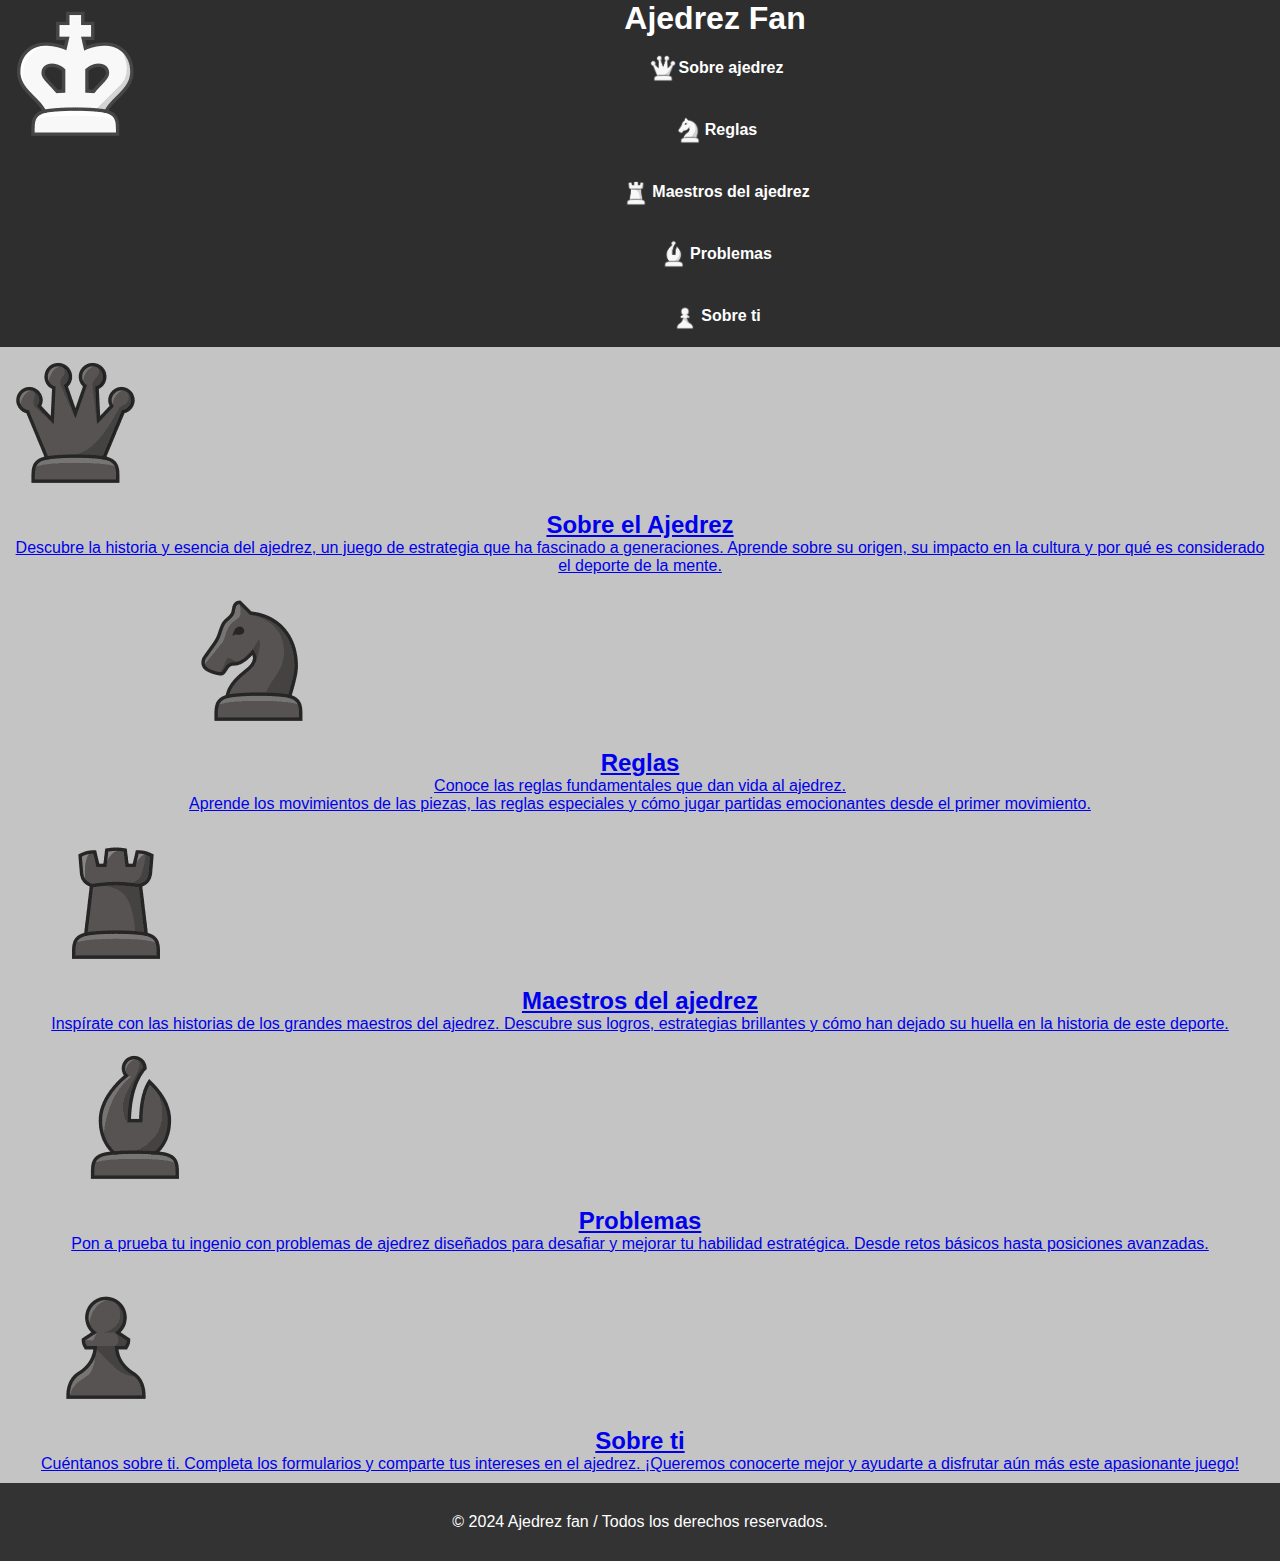
<file: index.html>
<!DOCTYPE html>
<html lang="es">
<head>
    <meta charset="UTF-8">
    <meta name="viewport" content="width=device-width, initial-scale=1.0">
    <link rel="icon" href="images/peon_blanco.png" type="image/png">
    <title>Ajedrez Fan</title>
    <link rel="stylesheet" href="styles/styles.css">
</head>
<body>
    <header>
        <!-- Imagen principal de la cabezera -->
        <section>
            <a href="index.html">
                <img class="imagengrande" id="rey" src="images/rey_blanco.png" >
            </a>
        </section>
        <!-- contenido principal de la cabezera -->
        <main id="cabezera">
            <article id="cabezeraarriba">
                <h1>Ajedrez Fan</h1>
            </article>
            <!-- navegador -->
            <nav id="cabezeraabajo">
                <a href="#sobre">
                        <img class="imagen" src="images/reina_blanca.png">
                        <h4>Sobre ajedrez</h4>
                </a>
                <a href="#reglas">
                    <img class="imagen" src="images/caballo_blanco.png">
                    <h4>Reglas</h4>
                </a>
                <a href="#maestros">
                    <img class="imagen" src="images/torre_blanca.png">
                    <h4>Maestros del ajedrez</h4>
                </a>
                <a href="#problemas">
                    <img class="imagen" src="images/alfil_blanco.png">
                    <h4>Problemas</h4>
                </a>
                <a href="#sobreti">
                    <img class="imagen" src="images/peon_blanco.png">
                    <h4>Sobre ti</h4>
                </a>
            </nav>
        </main>
    </header>
    <!-- Páginas principales -->
    <a href="ajedrez.html">
        <section id="sobre">
            <div>
                <img class="imagengrande2" src="images/reina_negra.png">
            </div>
            <main>
                <h2>Sobre el Ajedrez</h2>
                <p>Descubre la historia y esencia del ajedrez, un juego de estrategia que ha fascinado a generaciones. Aprende sobre su origen, su impacto en la cultura y por qué es considerado el deporte de la mente.</p>
            </main>
        </section>
    </a>
    <a href="reglas.html">
        <section id="reglas">
            <div>
                <img class="imagengrande2" src="images/caballo_negro.png">
            </div>
            <main>
                <h2>Reglas</h2>
                <p>Conoce las reglas fundamentales que dan vida al ajedrez.</p>
                <p> Aprende los movimientos de las piezas, las reglas especiales y cómo jugar partidas emocionantes desde el primer movimiento.</p>
            </main>
        </section>
    </a>
    <a href="maestros.html">
        <section id="maestros">
            <div>
                <img class="imagengrande2" src="images/torre_negra.png">
            </div>
            <main>
                <h2>Maestros del ajedrez</h2>
                <p>Inspírate con las historias de los grandes maestros del ajedrez. Descubre sus logros, estrategias brillantes y cómo han dejado su huella en la historia de este deporte.</p>
            </main>
        </section>
    </a>
    <a href="problemas.html">
    <section id="problemas">
        <div>
            <img class="imagengrande2" src="images/alfil_negro.png">
        </div>
        <main>
            <h2>Problemas</h2>
            <p>Pon a prueba tu ingenio con problemas de ajedrez diseñados para desafiar y mejorar tu habilidad estratégica. Desde retos básicos hasta posiciones avanzadas.</p>
        </main>
    </section>
    </a>
    <a href="sobreti.html">
    <section id="sobreti">
        <div>
            <img class="imagengrande2" src="images/peon_negro.png">
        </div>
        <main>
            <h2>Sobre ti</h2>
            <p>Cuéntanos sobre ti. Completa los formularios y comparte tus intereses en el ajedrez. ¡Queremos conocerte mejor y ayudarte a disfrutar aún más este apasionante juego!</p>
        </main>
    </section>
    </a>
    <!-- Pie de página -->
    <footer>
        <p>&copy; 2024 Ajedrez fan / Todos los derechos reservados.</p>
    </footer>
</body>
</html>
</file>
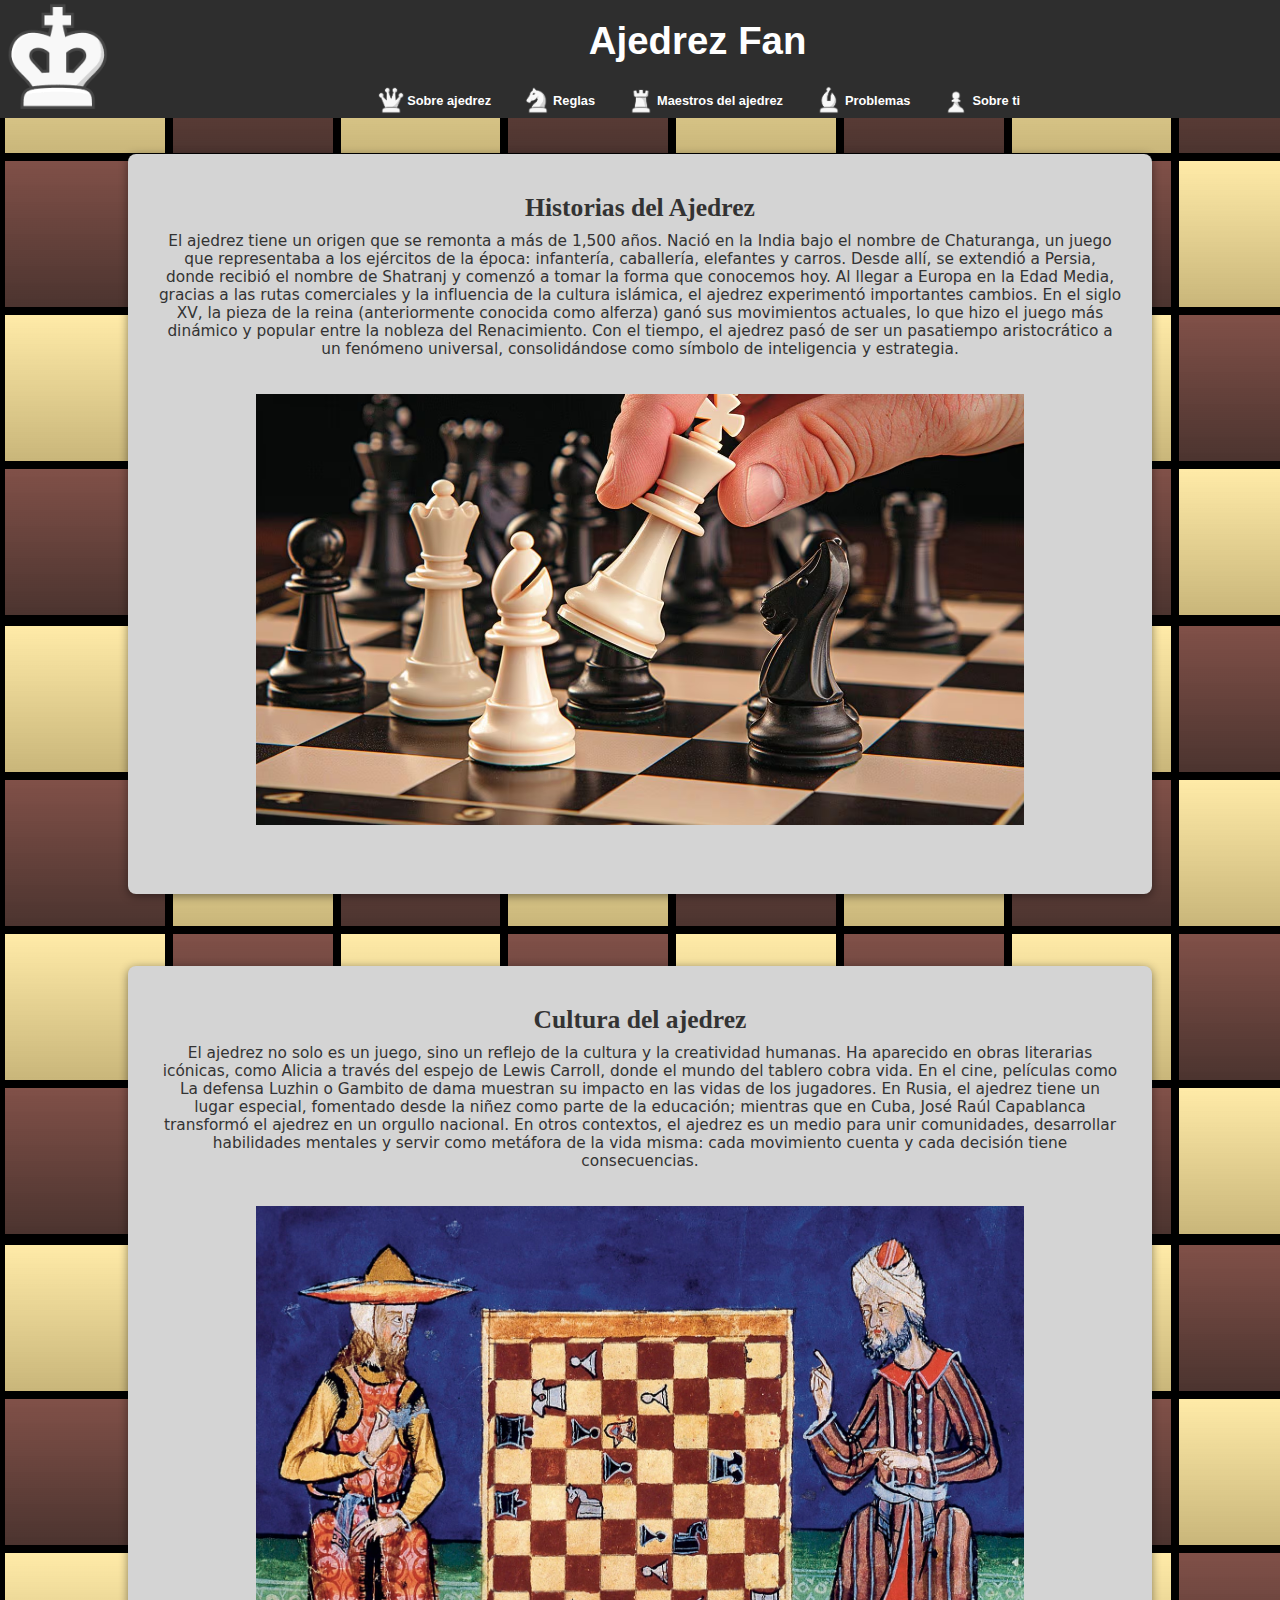
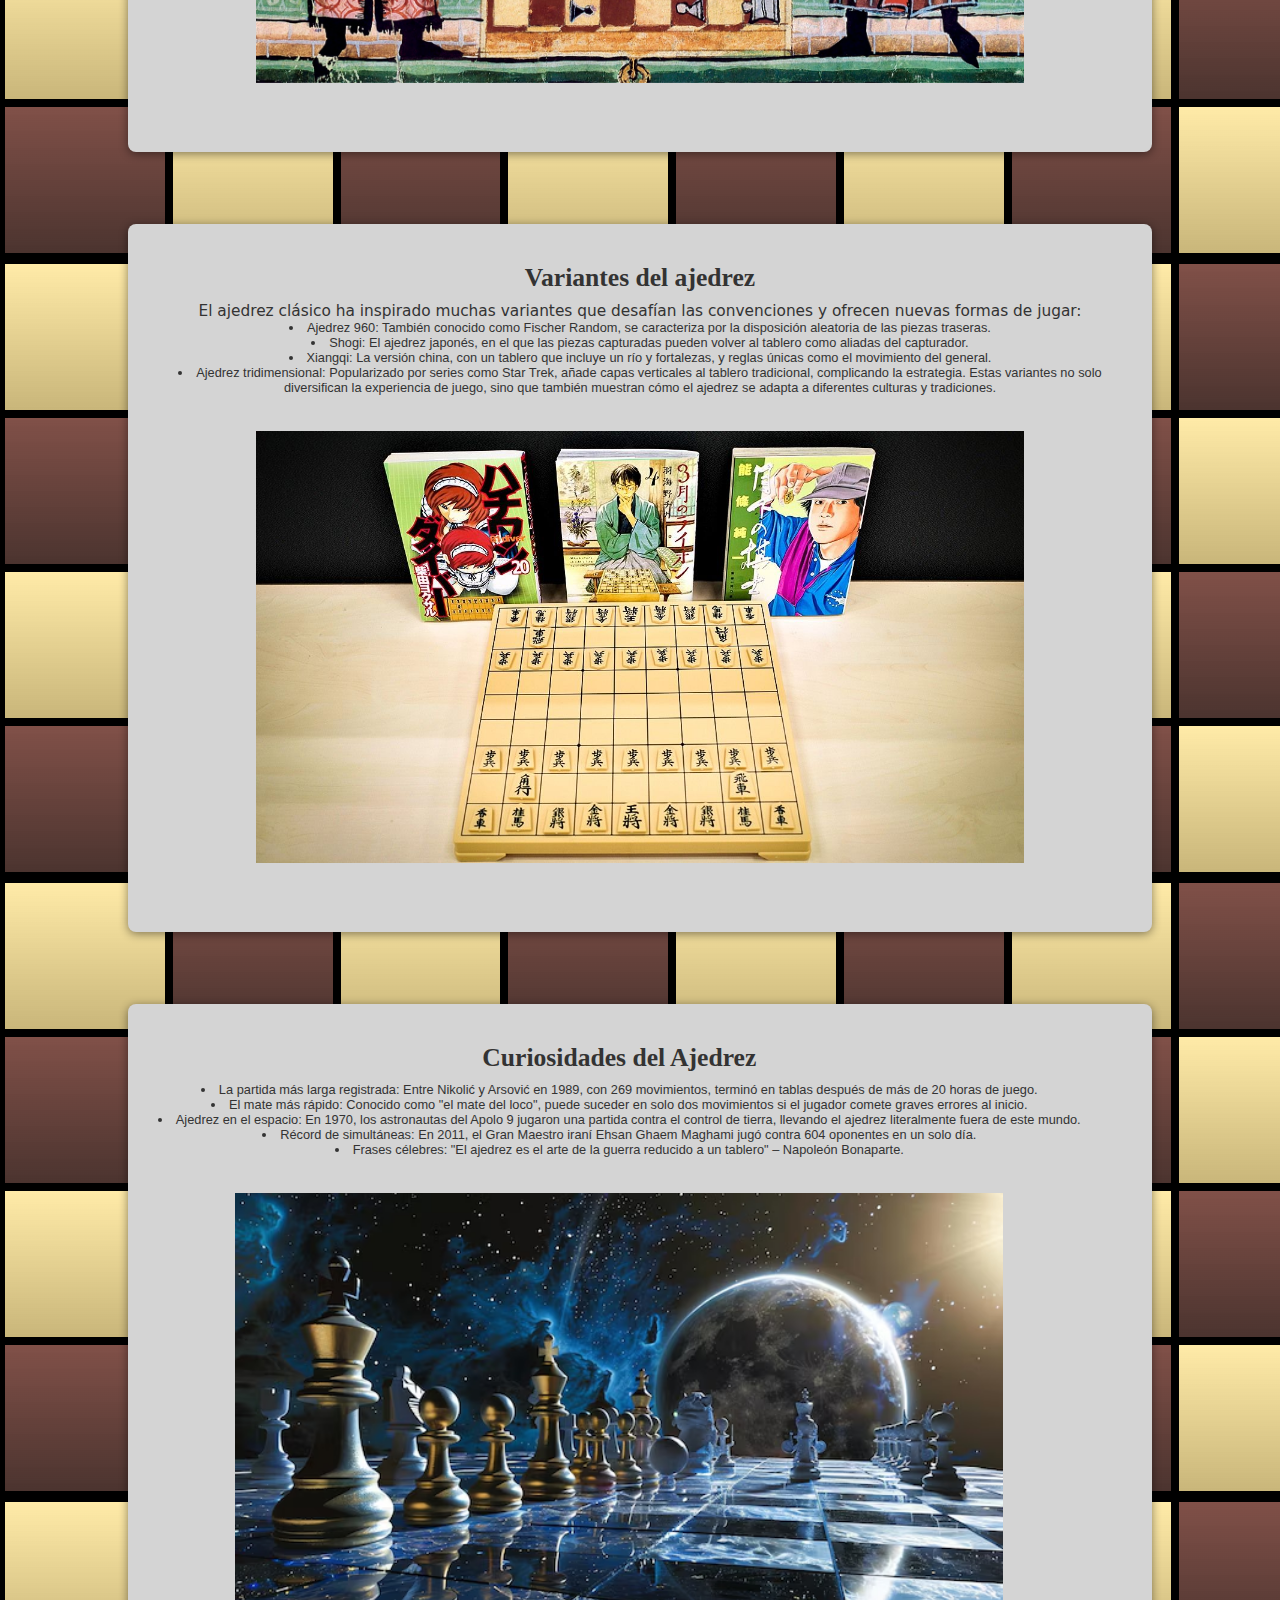
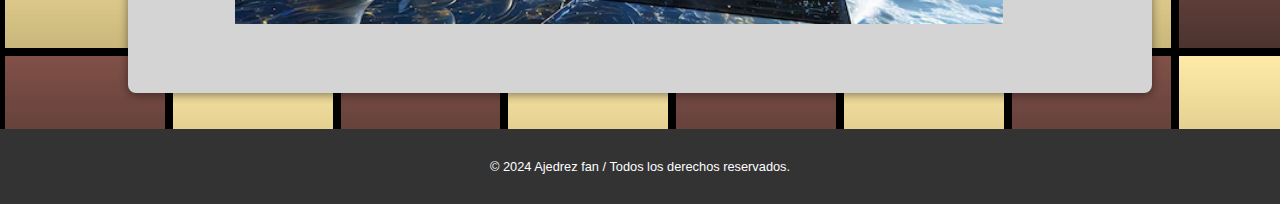
<file: ajedrez.html>
<!DOCTYPE html>
<html lang="es">
<head>
    <meta charset="UTF-8">
    <meta name="viewport" content="width=device-width, initial-scale=1.0">
    <link rel="icon" href="images/peon_blanco.png" type="image/png">
    <title>Ajedrez Fan</title>
    <link rel="stylesheet" href="styles/ajedrez.css">
</head>
<body>
    <header>
        <!-- Imagen principal de la cabezera -->
        <section>
            <a href="index.html">
                <img class="imagengrande" id="rey" src="images/rey_blanco.png" >
            </a>
        </section>
        <!-- contenido principal de la cabezera -->
        <main id="cabezera">
            <article id="cabezeraarriba">
                <h1>Ajedrez Fan</h1>
            </article>
            <!-- navegador -->
            <nav id="cabezeraabajo">
                <a href="ajedrez.html">
                        <img class="imagen" src="images/reina_blanca.png">
                        <h4>Sobre ajedrez</h4>
                </a>
                <a href="reglas.html">
                    <img class="imagen" src="images/caballo_blanco.png">
                    <h4>Reglas</h4>
                </a>
                <a href="maestros.html">
                    <img class="imagen" src="images/torre_blanca.png">
                    <h4>Maestros del ajedrez</h4>
                </a>
                <a href="problemas.html">
                    <img class="imagen" src="images/alfil_blanco.png">
                    <h4>Problemas</h4>
                </a>
                <a href="sobreTi.html">
                    <img class="imagen" src="images/peon_blanco.png">
                    <h4>Sobre ti</h4>
                </a>
            </nav>
        </main>
    </header>
    <!-- secciones principales -->
    <section>
        <main>
            <h2>Historias del Ajedrez</h2>
            <p>El ajedrez tiene un origen que se remonta a más de 1,500 años. Nació en la India bajo el nombre de Chaturanga, un juego que representaba a los ejércitos de la época: infantería, caballería, elefantes y carros. Desde allí, se extendió a Persia, donde recibió el nombre de Shatranj y comenzó a tomar la forma que conocemos hoy. Al llegar a Europa en la Edad Media, gracias a las rutas comerciales y la influencia de la cultura islámica, el ajedrez experimentó importantes cambios. En el siglo XV, la pieza de la reina (anteriormente conocida como alferza) ganó sus movimientos actuales, lo que hizo el juego más dinámico y popular entre la nobleza del Renacimiento.
                Con el tiempo, el ajedrez pasó de ser un pasatiempo aristocrático a un fenómeno universal, consolidándose como símbolo de inteligencia y estrategia.</p>
            <img class="imagenes_centrales" src="images/historia_ajedrez.avif">
        </main>
    </section>
    <section>
        <main>
            <h2>Cultura del ajedrez</h2>
            <p>El ajedrez no solo es un juego, sino un reflejo de la cultura y la creatividad humanas. Ha aparecido en obras literarias icónicas, como Alicia a través del espejo de Lewis Carroll, donde el mundo del tablero cobra vida. En el cine, películas como La defensa Luzhin o Gambito de dama muestran su impacto en las vidas de los jugadores.
                En Rusia, el ajedrez tiene un lugar especial, fomentado desde la niñez como parte de la educación; mientras que en Cuba, José Raúl Capablanca transformó el ajedrez en un orgullo nacional. En otros contextos, el ajedrez es un medio para unir comunidades, desarrollar habilidades mentales y servir como metáfora de la vida misma: cada movimiento cuenta y cada decisión tiene consecuencias.</p>
                <img class="imagenes_centrales" src="images/cultura_ajedrez.jpg">
        </main>
    </section>
    <section>
        <main>
            <h2>Variantes del ajedrez</h2>
            <p>El ajedrez clásico ha inspirado muchas variantes que desafían las convenciones y ofrecen nuevas formas de jugar:</p>
            <ul>
                <li>Ajedrez 960: También conocido como Fischer Random, se caracteriza por la disposición aleatoria de las piezas traseras.</li>
                <li>Shogi: El ajedrez japonés, en el que las piezas capturadas pueden volver al tablero como aliadas del capturador.</li>
                <li>Xiangqi: La versión china, con un tablero que incluye un río y fortalezas, y reglas únicas como el movimiento del general.</li>
                <li>Ajedrez tridimensional: Popularizado por series como Star Trek, añade capas verticales al tablero tradicional, complicando la estrategia.
                    Estas variantes no solo diversifican la experiencia de juego, sino que también muestran cómo el ajedrez se adapta a diferentes culturas y tradiciones.</li>
            </ul>
            <img class="imagenes_centrales" src="images/shogi.jpg">
        </main>
    </section>
    <section>
        <main>
            <h2>Curiosidades del Ajedrez</h2>
            <ul>
                <li>La partida más larga registrada: Entre Nikolić y Arsović en 1989, con 269 movimientos, terminó en tablas después de más de 20 horas de juego.</li>
                <li>El mate más rápido: Conocido como "el mate del loco", puede suceder en solo dos movimientos si el jugador comete graves errores al inicio.</li>
                <li>Ajedrez en el espacio: En 1970, los astronautas del Apolo 9 jugaron una partida contra el control de tierra, llevando el ajedrez literalmente fuera de este mundo.</li>
                <li>Récord de simultáneas: En 2011, el Gran Maestro iraní Ehsan Ghaem Maghami jugó contra 604 oponentes en un solo día.</li>
                <li>Frases célebres: "El ajedrez es el arte de la guerra reducido a un tablero" – Napoleón Bonaparte.</li>
            </ul>
            <img class="imagenes_centrales" src="images/ajedrez_espacio.avif">
        </main>
    </section>
    <footer>
        <p>&copy; 2024 Ajedrez fan / Todos los derechos reservados.</p>
    </footer>
</body>
</html>
</file>
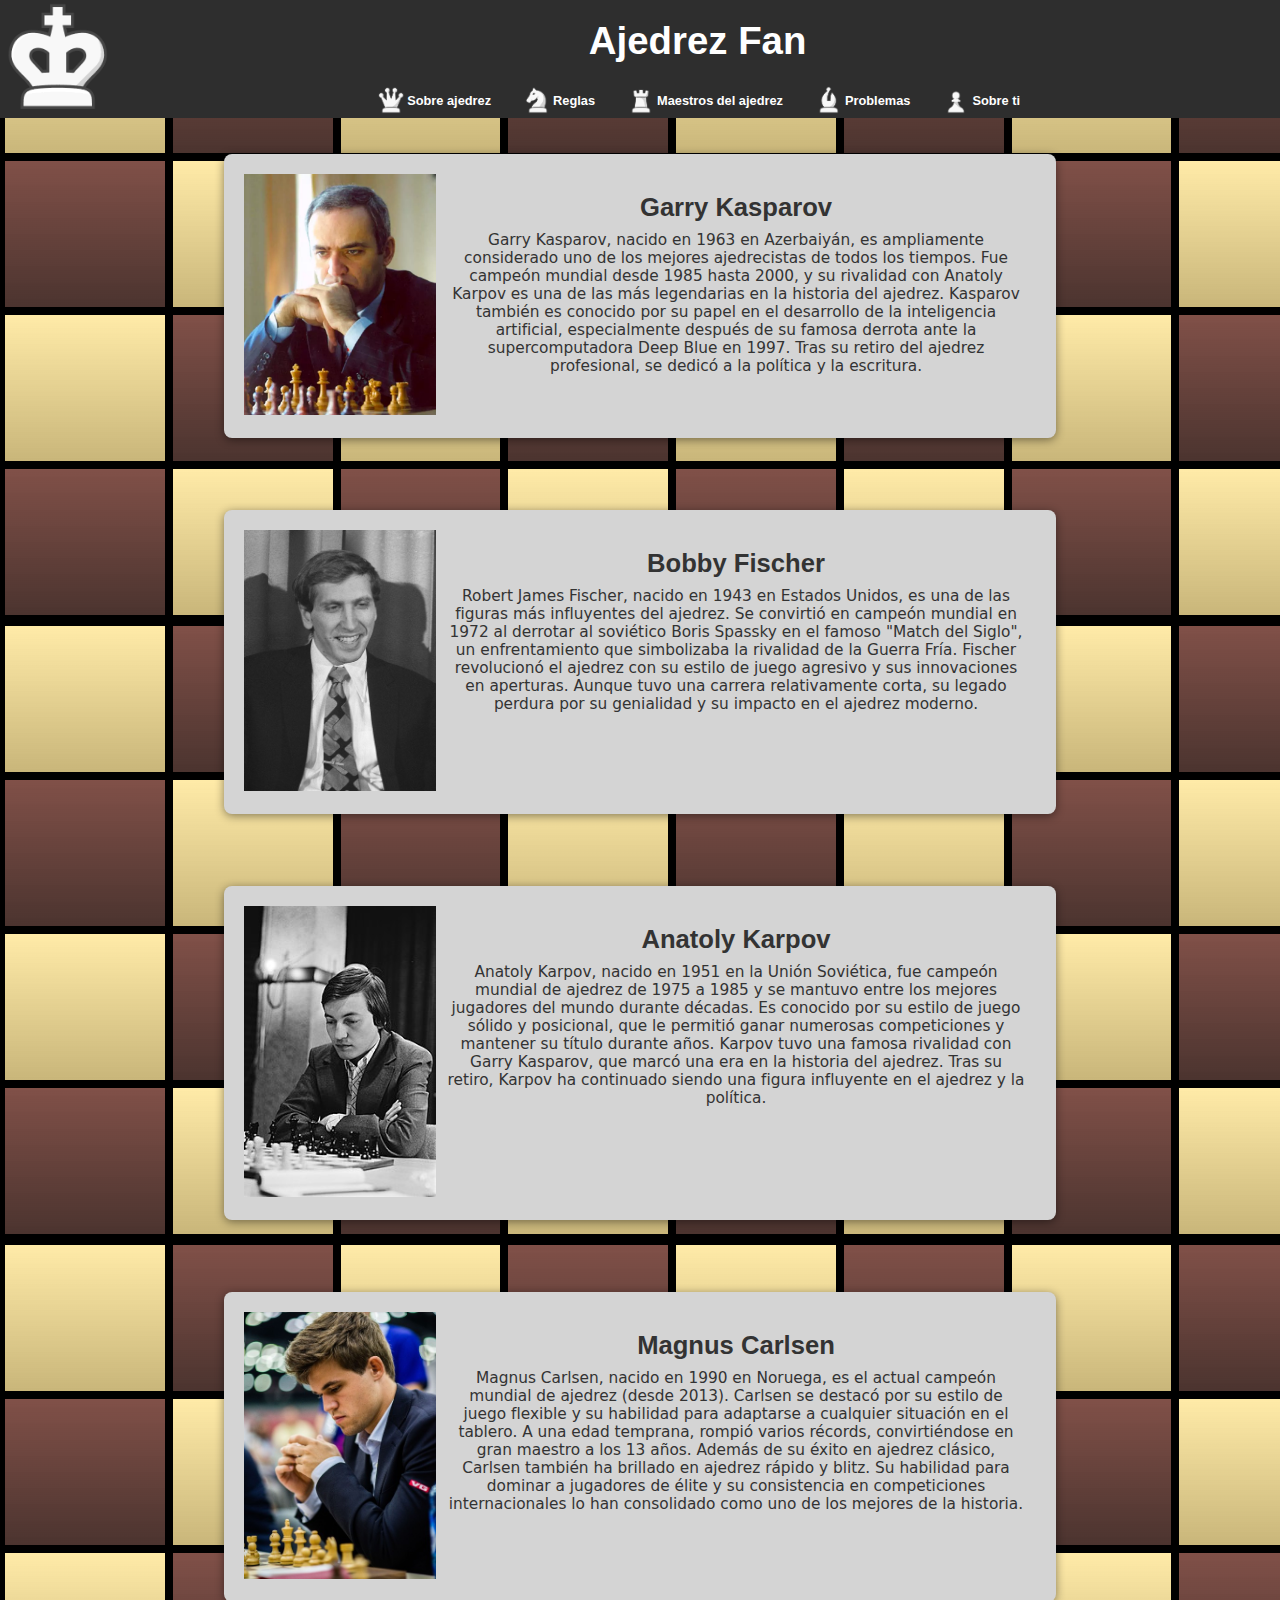
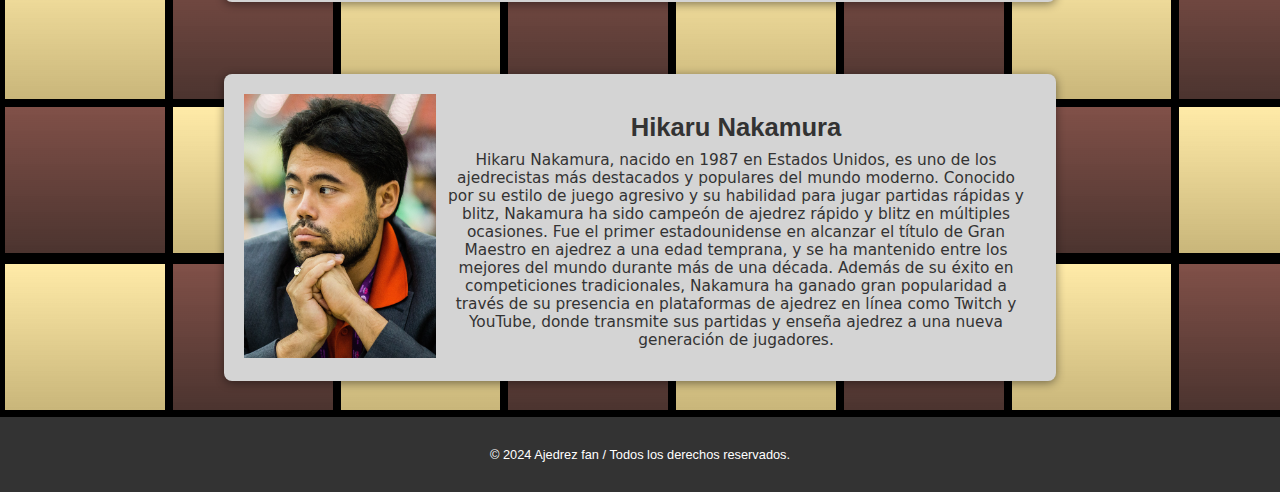
<file: maestros.html>
<!DOCTYPE html>
<html lang="es">
<head>
    <meta charset="UTF-8">
    <meta name="viewport" content="width=device-width, initial-scale=1.0">
    <link rel="icon" href="images/peon_blanco.png" type="image/png">
    <title>Ajedrez Fan</title>
    <link rel="stylesheet" href="styles/maestros.css">
</head>
<body>
    <header>
        <!-- Imagen principal de la cabezera -->
        <section>
                <a href="index.html">
                    <img class="imagengrande" id="rey" src="images/rey_blanco.png" >
                </a>
        </section>
        <!-- contenido principal de la cabezera -->
        <main id="cabezera">
            <article id="cabezeraarriba">
                <h1>Ajedrez Fan</h1>
            </article>
            <!-- navegador -->
            <nav id="cabezeraabajo">
                <a href="ajedrez.html">
                        <img class="imagen" src="images/reina_blanca.png">
                        <h4>Sobre ajedrez</h4>
                </a>
                <a href="reglas.html">
                    <img class="imagen" src="images/caballo_blanco.png">
                    <h4>Reglas</h4>
                </a>
                <a href="maestros.html">
                    <img class="imagen" src="images/torre_blanca.png">
                    <h4>Maestros del ajedrez</h4>
                </a>
                <a href="problemas.html">
                    <img class="imagen" src="images/alfil_blanco.png">
                    <h4>Problemas</h4>
                </a>
                <a href="sobreTi.html">
                    <img class="imagen" src="images/peon_blanco.png">
                    <h4>Sobre ti</h4>
                </a>
            </nav>
        </main>
    </header>
    <!-- secciones principales -->
    <section>
        <div>
            <img class="imagenes_centrales" src="images/Kasparov.webp">
        </div>
        <main>
            <h2>Garry Kasparov</h2>
            <p>Garry Kasparov, nacido en 1963 en Azerbaiyán, es ampliamente considerado uno de los mejores ajedrecistas de todos los tiempos. Fue campeón mundial desde 1985 hasta 2000, y su rivalidad con Anatoly Karpov es una de las más legendarias en la historia del ajedrez. Kasparov también es conocido por su papel en el desarrollo de la inteligencia artificial, especialmente después de su famosa derrota ante la supercomputadora Deep Blue en 1997. Tras su retiro del ajedrez profesional, se dedicó a la política y la escritura.</p>
        </main>
    </section>
    <section>
        <div>
            <img class="imagenes_centrales" src="images/boby.jpg">
        </div>
        <main>
            <h2>Bobby Fischer</h2>
            <p>Robert James Fischer, nacido en 1943 en Estados Unidos, es una de las figuras más influyentes del ajedrez. Se convirtió en campeón mundial en 1972 al derrotar al soviético Boris Spassky en el famoso "Match del Siglo", un enfrentamiento que simbolizaba la rivalidad de la Guerra Fría. Fischer revolucionó el ajedrez con su estilo de juego agresivo y sus innovaciones en aperturas. Aunque tuvo una carrera relativamente corta, su legado perdura por su genialidad y su impacto en el ajedrez moderno.</p>
        </main>
    </section>
    <section>
        <div>
            <img class="imagenes_centrales" src="images/karpov.jpg">
        </div>
        <main>
            <h2>Anatoly Karpov</h2>
            <p>Anatoly Karpov, nacido en 1951 en la Unión Soviética, fue campeón mundial de ajedrez de 1975 a 1985 y se mantuvo entre los mejores jugadores del mundo durante décadas. Es conocido por su estilo de juego sólido y posicional, que le permitió ganar numerosas competiciones y mantener su título durante años. Karpov tuvo una famosa rivalidad con Garry Kasparov, que marcó una era en la historia del ajedrez. Tras su retiro, Karpov ha continuado siendo una figura influyente en el ajedrez y la política.</p>
        </main>
    </section>
    <section>
        <div>
            <img class="imagenes_centrales" src="images/magnus.jpg">
        </div>
        <main>
            <h2>Magnus Carlsen</h2>
            <p>Magnus Carlsen, nacido en 1990 en Noruega, es el actual campeón mundial de ajedrez (desde 2013). Carlsen se destacó por su estilo de juego flexible y su habilidad para adaptarse a cualquier situación en el tablero. A una edad temprana, rompió varios récords, convirtiéndose en gran maestro a los 13 años. Además de su éxito en ajedrez clásico, Carlsen también ha brillado en ajedrez rápido y blitz. Su habilidad para dominar a jugadores de élite y su consistencia en competiciones internacionales lo han consolidado como uno de los mejores de la historia.</p>
        </main>
    </section>
    <section>
        <div>
            <img class="imagenes_centrales" src="images/nakamura.jpg">
        </div>
        <main>
            <h2>Hikaru Nakamura</h2>
            <p>Hikaru Nakamura, nacido en 1987 en Estados Unidos, es uno de los ajedrecistas más destacados y populares del mundo moderno. Conocido por su estilo de juego agresivo y su habilidad para jugar partidas rápidas y blitz, Nakamura ha sido campeón de ajedrez rápido y blitz en múltiples ocasiones. Fue el primer estadounidense en alcanzar el título de Gran Maestro en ajedrez a una edad temprana, y se ha mantenido entre los mejores del mundo durante más de una década. Además de su éxito en competiciones tradicionales, Nakamura ha ganado gran popularidad a través de su presencia en plataformas de ajedrez en línea como Twitch y YouTube, donde transmite sus partidas y enseña ajedrez a una nueva generación de jugadores.</p>
        </main>
    </section>
    
    <footer>
        <p>&copy; 2024 Ajedrez fan / Todos los derechos reservados.</p>
    </footer>
</body>
</html>
</file>
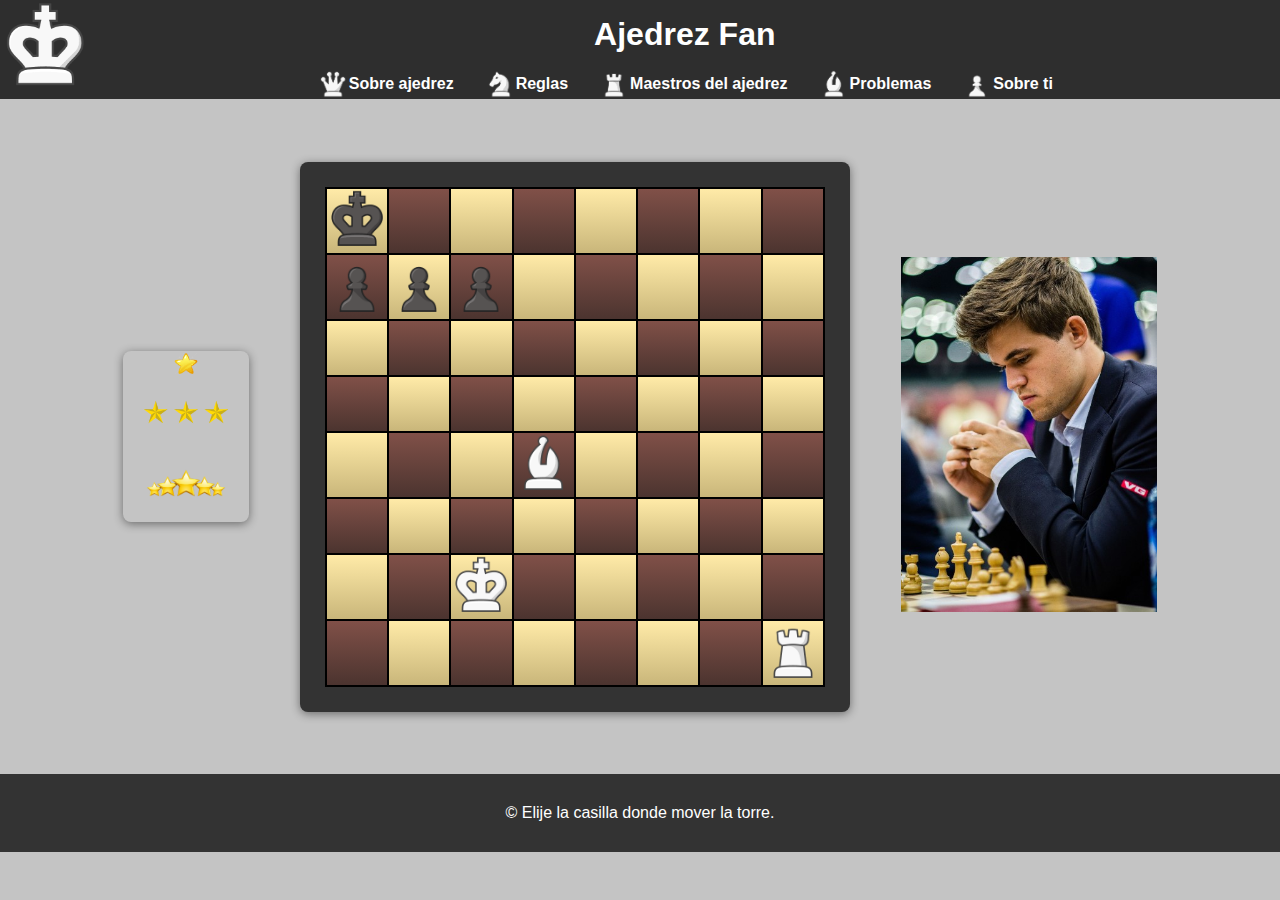
<file: problema1.html>
<!DOCTYPE html>
<html lang="es">
<head>
    <meta charset="UTF-8">
    <meta name="viewport" content="width=device-width, initial-scale=1.0">
    <link rel="icon" href="images/peon_blanco.png" type="image/png">
    <title>Ajedrez Fan</title>
    <link rel="stylesheet" href="styles/problemas.css">
</head>
<body>
    <header>
        <section>
            <a href="index.html">
                <img class="imagenGrande" id="rey" src="images/rey_blanco.png" >
            </a>
        </section>
        <main id="cabezera">
            <article id="cabezeraArriba">
                <h1>Ajedrez Fan</h1>
            </article>
            <nav id="cabezeraAbajo">
                <a href="ajedrez.html">
                        <img class="imagen" src="images/reina_blanca.png">
                        <h4>Sobre ajedrez</h4>
                </a>
                <a href="reglas.html">
                    <img class="imagen" src="images/caballo_blanco.png">
                    <h4>Reglas</h4>
                </a>
                <a href="maestros.html">
                    <img class="imagen" src="images/torre_blanca.png">
                    <h4>Maestros del ajedrez</h4>
                </a>
                <a href="problemas.html">
                    <img class="imagen" src="images/alfil_blanco.png">
                    <h4>Problemas</h4>
                </a>
                <a href="sobreTi.html">
                    <img class="imagen" src="images/peon_blanco.png">
                    <h4>Sobre ti</h4>
                </a>
            </nav>
        </main>
    </header>
    <section id="principal">
        <article id="dificultad">
            <a href="problema1.html">
                <img id="estrella1" src="images/dificultad1.png">
            </a>
            <a href="problema2.html">
                <img class="estrellas" src="images/dificultad2.webp">
            </a>
            <a href="problema3.html">
                <img class="estrellas" src="images/dificultad3.png">
            </a>
        </article>
        <section id="celdaTablero">
            <main id="tablero">
                    <div class="color1">
                        <img class="ficha" src="images/rey_negro.png">
                    </div>
                    <div class="color2">
                        
                    </div>
                    <div class="color1">
                        
                    </div>
                    <div class="color2">
                        
                    </div>
                    <div class="color1">
                        
                    </div>
                    <div class="color2">
                        
                    </div>
                    <div class="color1">
                        
                    </div>
                    <div onclick="alert('Correcto!,Enhorabuena')" class="color2">
                        
                    </div>
                    <div class="color2">
                        <img class="ficha" src="images/peon_negro.png">
                    </div>
                    <div class="color1">
                        <img class="ficha" src="images/peon_negro.png">
                    </div>
                    <div class="color2">
                        <img class="ficha" src="images/peon_negro.png">
                    </div>
                    <div class="color1">
                        
                    </div>
                    <div class="color2">
                        
                    </div>
                    <div class="color1">
                        
                    </div>
                    <div class="color2">
                        
                    </div>
                    <div class="color1">
                        
                    </div>
                    <div class="color1"></div>
                    <div class="color2"></div>
                    <div class="color1"></div>
                    <div class="color2"></div>
                    <div class="color1"></div>
                    <div class="color2"></div>
                    <div class="color1"></div>
                    <div class="color2"></div>
                    <div class="color2"></div>
                    <div class="color1"></div>
                    <div class="color2"></div>
                    <div class="color1"></div>
                    <div class="color2"></div>
                    <div class="color1"></div>
                    <div class="color2"></div>
                    <div class="color1"></div>
                    <div class="color1"></div>
                    <div class="color2"></div>
                    <div class="color1"></div>
                    <div class="color2">
                        <img class="ficha" src="images/alfil_blanco.png">
                    </div>
                    <div class="color1"></div>
                    <div class="color2"></div>
                    <div class="color1"></div>
                    <div class="color2"></div>
                    <div class="color2"></div>
                    <div class="color1"></div>
                    <div class="color2"></div>
                    <div class="color1"></div>
                    <div class="color2"></div>
                    <div class="color1"></div>
                    <div class="color2"></div>
                    <div class="color1"></div>
                    <div class="color1">
                        
                    </div>
                    <div class="color2">
                        
                    </div>
                    <div class="color1">
                        <img class="ficha" src="images/rey_blanco.png">
                    </div>
                    <div class="color2">
                        
                    </div>
                    <div class="color1">
                        
                    </div>
                    <div class="color2">
                        
                    </div>
                    <div class="color1">
                        
                    </div>
                    <div class="color2">
                        
                    </div>
                    <div class="color2">
                        
                    </div>
                    <div class="color1">
                        
                    </div>
                    <div class="color2">
                        
                    </div>
                    <div class="color1">
                        
                    </div>
                    <div class="color2">
                        
                    </div>
                    <div class="color1">
                        
                    </div>
                    <div class="color2">
                        
                    </div>
                    <div class="color1">
                        <img class="ficha" src="images/torre_blanca.png">
                    </div>
            </main>
        </section>
        <section>
            <img class="imagenCentral" src="images/magnus.jpg">
        </section>
    </section>
    <footer>
        <p>&copy; Elije la casilla donde mover la torre.</p>
    </footer>
</body>
</html>
</file>
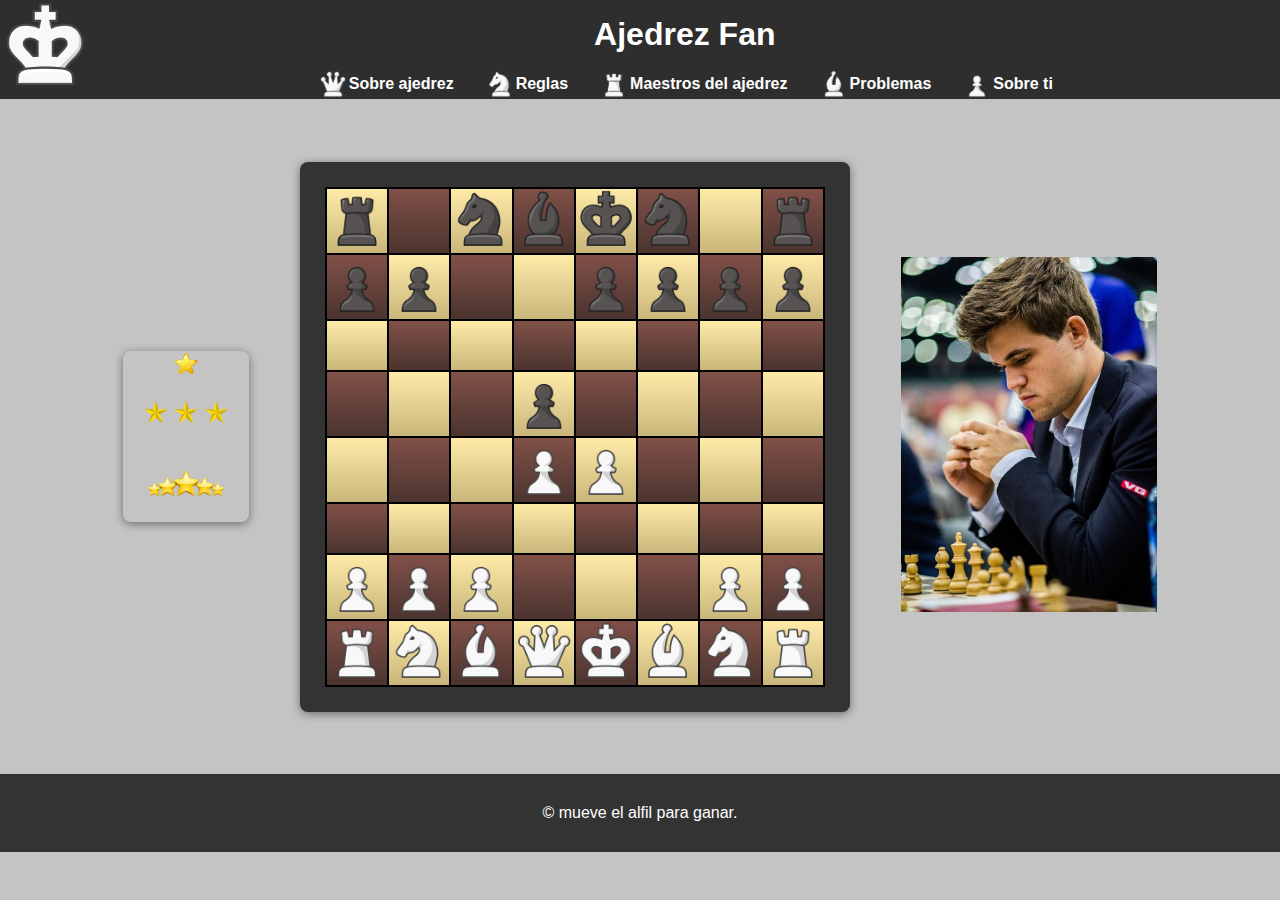
<file: problema2.html>
<!DOCTYPE html>
<html lang="es">
<head>
    <meta charset="UTF-8">
    <meta name="viewport" content="width=device-width, initial-scale=1.0">
    <link rel="icon" href="images/peon_blanco.png" type="image/png">
    <title>Ajedrez Fan</title>
    <link rel="stylesheet" href="styles/problemas.css">
</head>
<body>
    <header>
        <section>
            <a href="index.html">
                <img class="imagenGrande" id="rey" src="images/rey_blanco.png" >
            </a>
        </section>
        <main id="cabezera">
            <article id="cabezeraArriba">
                <h1>Ajedrez Fan</h1>
            </article>
            <nav id="cabezeraAbajo">
                <a href="ajedrez.html">
                        <img class="imagen" src="images/reina_blanca.png">
                        <h4>Sobre ajedrez</h4>
                </a>
                <a href="reglas.html">
                    <img class="imagen" src="images/caballo_blanco.png">
                    <h4>Reglas</h4>
                </a>
                <a href="maestros.html">
                    <img class="imagen" src="images/torre_blanca.png">
                    <h4>Maestros del ajedrez</h4>
                </a>
                <a href="problemas.html">
                    <img class="imagen" src="images/alfil_blanco.png">
                    <h4>Problemas</h4>
                </a>
                <a href="sobreTi.html">
                    <img class="imagen" src="images/peon_blanco.png">
                    <h4>Sobre ti</h4>
                </a>
            </nav>
        </main>
    </header>
    <section id="principal">
        <article id="dificultad">
            <a href="problema1.html">
                <img id="estrella1" src="images/dificultad1.png">
            </a>
            <a href="problema2.html">
                <img class="estrellas" src="images/dificultad2.webp">
            </a>
            <a href="problema3.html">
                <img class="estrellas" src="images/dificultad3.png">
            </a>
        </article>
        <section id="celdaTablero">
            <main id="tablero">
                    <div class="color1">
                        <img class="ficha" src="images/torre_negra.png">
                    </div>
                    <div class="color2">
                        
                    </div>
                    <div class="color1">
                        <img class="ficha" src="images/caballo_negro.png">
                    </div>
                    <div class="color2">
                        <img class="ficha" src="images/alfil_negro.png">
                    </div>
                    <div class="color1">
                        <img class="ficha" src="images/rey_negro.png">
                    </div>
                    <div class="color2">
                        <img class="ficha" src="images/caballo_negro.png">
                    </div>
                    <div class="color1">
                        
                    </div>
                    <div class="color2">
                        <img class="ficha" src="images/torre_negra.png">
                    </div>
                    <div class="color2">
                        <img class="ficha" src="images/peon_negro.png">
                    </div>
                    <div class="color1">
                        <img class="ficha" src="images/peon_negro.png">
                    </div>
                    <div class="color2">
                        
                    </div>
                    <div class="color1">
                        
                    </div>
                    <div class="color2">
                        <img class="ficha" src="images/peon_negro.png">
                    </div>
                    <div class="color1">
                        <img class="ficha" src="images/peon_negro.png">
                    </div>
                    <div class="color2">
                        <img class="ficha" src="images/peon_negro.png">
                    </div>
                    <div class="color1">
                        <img class="ficha" src="images/peon_negro.png">
                    </div>
                    <div class="color1"></div>
                    <div class="color2"></div>
                    <div class="color1"></div>
                    <div class="color2"></div>
                    <div class="color1"></div>
                    <div class="color2"></div>
                    <div class="color1"></div>
                    <div class="color2">
                        
                    </div>
                    <div class="color2"></div>
                    <div onclick="alert('Correcto, Enhorabuena')" class="color1"></div>
                    <div class="color2"></div>
                    <div class="color1">
                        <img class="ficha" src="images/peon_negro.png">
                    </div>
                    <div class="color2"></div>
                    <div class="color1"></div>
                    <div class="color2"></div>
                    <div class="color1"></div>
                    <div class="color1"></div>
                    <div class="color2"></div>
                    <div class="color1"></div>
                    <div class="color2">
                        <img class="ficha" src="images/peon_blanco.png">
                    </div>
                    <div class="color1">
                        <img class="ficha" src="images/peon_blanco.png">
                    </div>
                    <div class="color2"></div>
                    <div class="color1"></div>
                    <div class="color2"></div>
                    <div class="color2"></div>
                    <div class="color1"></div>
                    <div class="color2"></div>
                    <div class="color1"></div>
                    <div class="color2"></div>
                    <div class="color1"></div>
                    <div class="color2"></div>
                    <div class="color1"></div>
                    <div class="color1">
                        <img class="ficha" src="images/peon_blanco.png">
                    </div>
                    <div class="color2">
                        <img class="ficha" src="images/peon_blanco.png">
                    </div>
                    <div class="color1">
                        <img class="ficha" src="images/peon_blanco.png">
                    </div>
                    <div class="color2">
                        
                    </div>
                    <div class="color1">
                        
                    </div>
                    <div class="color2">
                        
                    </div>
                    <div class="color1">
                        <img class="ficha" src="images/peon_blanco.png">
                    </div>
                    <div class="color2">
                        <img class="ficha" src="images/peon_blanco.png">
                    </div>
                    <div class="color2">
                        <img class="ficha" src="images/torre_blanca.png">
                    </div>
                    <div class="color1">
                        <img class="ficha" src="images/caballo_blanco.png">
                    </div>
                    <div class="color2">
                        <img class="ficha" src="images/alfil_blanco.png">
                    </div>
                    <div class="color1">
                        <img class="ficha" src="images/reina_blanca.png">
                    </div>
                    <div class="color2">
                        <img class="ficha" src="images/rey_blanco.png">
                    </div>
                    <div class="color1">
                        <img class="ficha" src="images/alfil_blanco.png">
                    </div>
                    <div class="color2">
                        <img class="ficha" src="images/caballo_blanco.png">
                    </div>
                    <div class="color1">
                        <img class="ficha" src="images/torre_blanca.png">
                    </div>
            </main>
        </section>
        <section>
            <img class="imagenCentral" src="images/magnus.jpg">
        </section>
    </section>
    <footer>
        <p>&copy; mueve el alfil para ganar.</p>
    </footer>
</body>
</html>
</file>
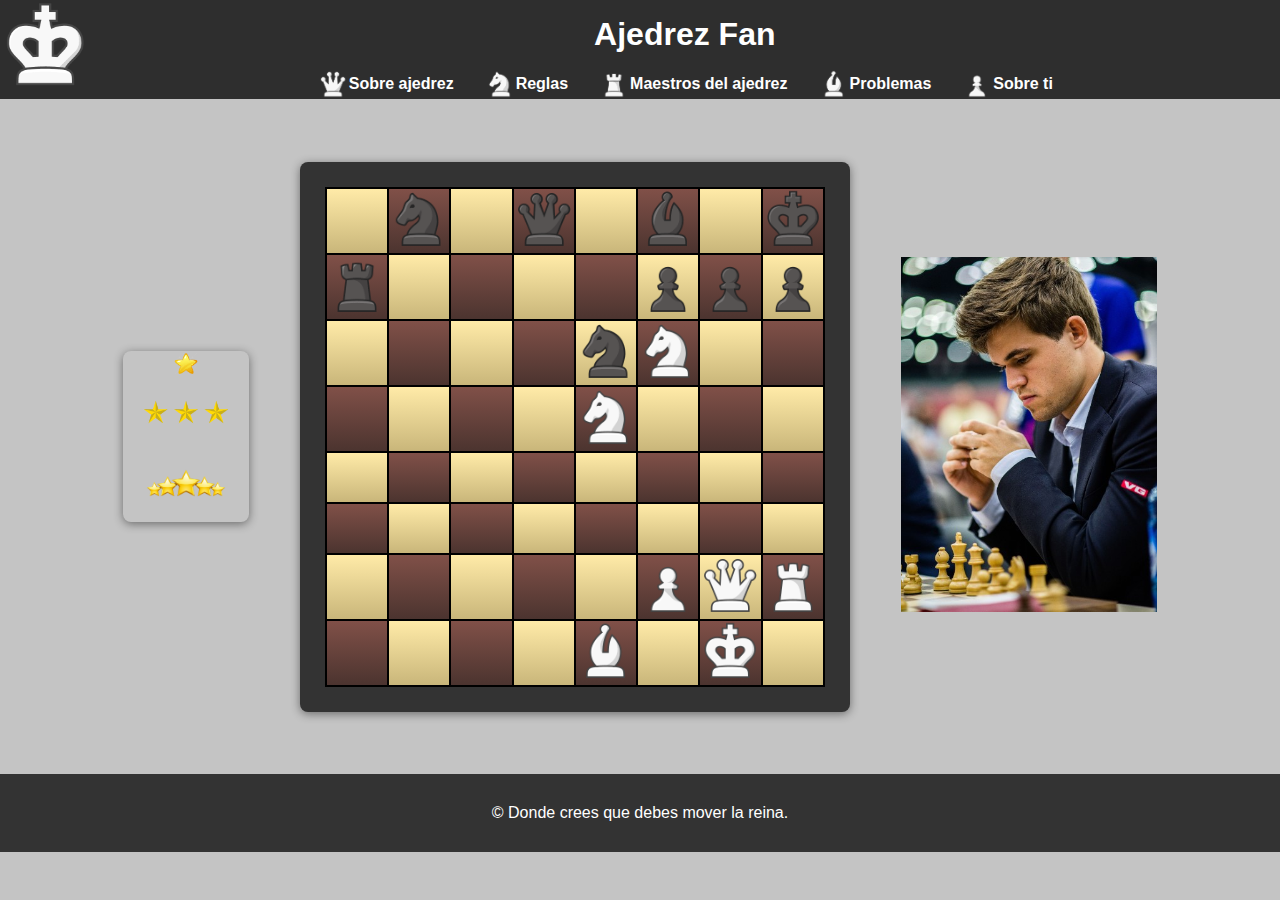
<file: problema3.html>
<!DOCTYPE html>
<html lang="es">
<head>
    <meta charset="UTF-8">
    <meta name="viewport" content="width=device-width, initial-scale=1.0">
    <link rel="icon" href="images/peon_blanco.png" type="image/png">
    <title>Ajedrez Fan</title>
    <link rel="stylesheet" href="styles/problemas.css">
</head>
<body>
    <header>
        <section>
            <a href="index.html">
                <img class="imagenGrande" id="rey" src="images/rey_blanco.png" >
            </a>
        </section>
        <main id="cabezera">
            <article id="cabezeraArriba">
                <h1>Ajedrez Fan</h1>
            </article>
            <nav id="cabezeraAbajo">
                <a href="ajedrez.html">
                        <img class="imagen" src="images/reina_blanca.png">
                        <h4>Sobre ajedrez</h4>
                </a>
                <a href="reglas.html">
                    <img class="imagen" src="images/caballo_blanco.png">
                    <h4>Reglas</h4>
                </a>
                <a href="maestros.html">
                    <img class="imagen" src="images/torre_blanca.png">
                    <h4>Maestros del ajedrez</h4>
                </a>
                <a href="problemas.html">
                    <img class="imagen" src="images/alfil_blanco.png">
                    <h4>Problemas</h4>
                </a>
                <a href="sobreTi.html">
                    <img class="imagen" src="images/peon_blanco.png">
                    <h4>Sobre ti</h4>
                </a>
            </nav>
        </main>
    </header>
    <section id="principal">
        <article id="dificultad">
            <a href="problema1.html">
                <img id="estrella1" src="images/dificultad1.png">
            </a>
            <a href="problema2.html">
                <img class="estrellas" src="images/dificultad2.webp">
            </a>
            <a href="problema3.html">
                <img class="estrellas" src="images/dificultad3.png">
            </a>
        </article>
        <section id="celdaTablero">
            <main id="tablero">
                    <div class="color1">
                        
                    </div>
                    <div class="color2">
                        <img class="ficha" src="images/caballo_negro.png">
                    </div>
                    <div class="color1">
                        
                    </div>
                    <div class="color2">
                        <img class="ficha" src="images/reina_negra.png">
                    </div>
                    <div class="color1">
                        
                    </div>
                    <div class="color2">
                        <img class="ficha" src="images/alfil_negro.png">
                    </div>
                    <div class="color1">
                        
                    </div>
                    <div class="color2">
                        <img class="ficha" src="images/rey_negro.png">
                    </div>
                    <div class="color2">
                        <img class="ficha" src="images/torre_negra.png">  
                    </div>
                    <div class="color1">
                        
                    </div>
                    <div class="color2">
                        
                    </div>
                    <div class="color1">
                        
                    </div>
                    <div class="color2">
                        
                    </div>
                    <div class="color1">
                        <img class="ficha" src="images/peon_negro.png">
                    </div>
                    <div class="color2">
                        <img class="ficha" src="images/peon_negro.png">
                    </div>
                    <div class="color1">
                        <img class="ficha" src="images/peon_negro.png">
                    </div>
                    <div class="color1"></div>
                    <div class="color2"></div>
                    <div class="color1"></div>
                    <div class="color2"></div>
                    <div class="color1">
                        <img class="ficha" src="images/caballo_negro.png">
                    </div>
                    <div class="color2">
                        <img class="ficha" src="images/caballo_blanco.png">
                    </div>
                    <div onclick="alert('Correcto, Ya casi eres un maestro')" class="color1"></div>
                    <div class="color2"></div>
                    <div class="color2"></div>
                    <div class="color1"></div>
                    <div class="color2"></div>
                    <div class="color1"></div>
                    <div class="color2">
                        <img class="ficha" src="images/caballo_blanco.png">
                    </div>
                    <div class="color1">
                        
                    </div>
                    <div class="color2"></div>
                    <div class="color1"></div>
                    <div class="color1"></div>
                    <div class="color2"></div>
                    <div class="color1"></div>
                    <div class="color2"></div>
                    <div class="color1"></div>
                    <div class="color2"></div>
                    <div class="color1"></div>
                    <div class="color2"></div>
                    <div class="color2"></div>
                    <div class="color1"></div>
                    <div class="color2"></div>
                    <div class="color1"></div>
                    <div class="color2"></div>
                    <div class="color1"></div>
                    <div class="color2"></div>
                    <div class="color1"></div>
                    <div class="color1">
                        
                    </div>
                    <div class="color2">
                        
                    </div>
                    <div class="color1">
                        
                    </div>
                    <div class="color2">
                        
                    </div>
                    <div class="color1">
                        
                    </div>
                    <div class="color2">
                        <img class="ficha" src="images/peon_blanco.png">
                    </div>
                    <div class="color1">
                        <img class="ficha" src="images/reina_blanca.png">
                    </div>
                    <div class="color2">
                        <img class="ficha" src="images/torre_blanca.png">
                    </div>
                    <div class="color2">
                        
                    </div>
                    <div class="color1">
                        
                    </div>
                    <div class="color2">
                        
                    </div>
                    <div class="color1">
                        
                    </div>
                    <div class="color2">
                        <img class="ficha" src="images/alfil_blanco.png">
                    </div>
                    <div class="color1">
                        
                    </div>
                    <div class="color2">
                        <img class="ficha" src="images/rey_blanco.png">
                    </div>
                    <div class="color1">
                        
                    </div>
            </main>
        </section>
        <section>
            <img class="imagenCentral" src="images/magnus.jpg">
        </section>
    </section>
    <footer>
        <p>&copy; Donde crees que debes mover la reina.</p>
    </footer>
</body>
</html>
</file>
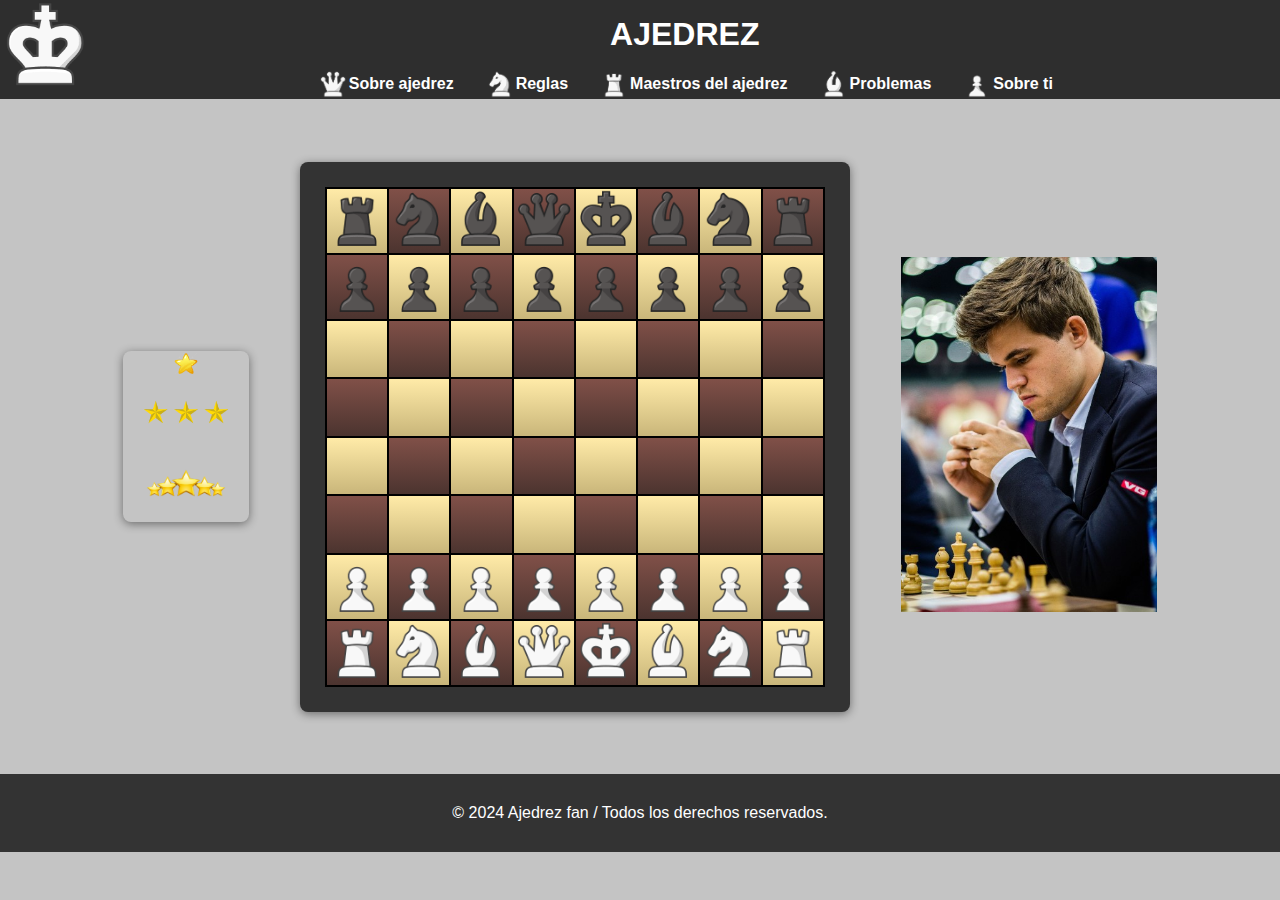
<file: problemas.html>
<!DOCTYPE html>
<html lang="es">
<head>
    <meta charset="UTF-8">
    <meta name="viewport" content="width=device-width, initial-scale=1.0">
    <link rel="icon" href="images/peon_blanco.png" type="image/png">
    <title>Ajedrez </title>
    <link rel="stylesheet" href="styles/problemas.css">
</head>
<body>
    <header>
        <section>
            <a href="index.html">
                <img class="imagenGrande" id="rey" src="images/rey_blanco.png" >
            </a>
        </section>
        <main id="cabezera">
            <article id="cabezeraArriba">
                <h1>AJEDREZ</h1>
            </article>
            <nav id="cabezeraAbajo">
                <a href="#sobre">
                        <img class="imagen" src="images/reina_blanca.png">
                        <h4>Sobre ajedrez</h4>
                </a>
                <a href="#reglas">
                    <img class="imagen" src="images/caballo_blanco.png">
                    <h4>Reglas</h4>
                </a>
                <a href="#maestros">
                    <img class="imagen" src="images/torre_blanca.png">
                    <h4>Maestros del ajedrez</h4>
                </a>
                <a href="#problemas">
                    <img class="imagen" src="images/alfil_blanco.png">
                    <h4>Problemas</h4>
                </a>
                <a href="#sobreTi">
                    <img class="imagen" src="images/peon_blanco.png">
                    <h4>Sobre ti</h4>
                </a>
            </nav>
        </main>
    </header>
    <section id="principal">
        <article id="dificultad">
            <a href="">
                <img id="estrella1" src="images/dificultad1.png">
            </a>
            <a href="">
                <img class="estrellas" src="images/dificultad2.webp">
            </a>
            <a href="">
                <img class="estrellas" src="images/dificultad3.png">
            </a>
        </article>
        <section id="celdaTablero">
            <main id="tablero">
                    <div class="color1">
                        <img class="ficha" src="images/torre_negra.png">
                    </div>
                    <div class="color2">
                        <img class="ficha" src="images/caballo_negro.png">
                    </div>
                    <div class="color1">
                        <img class="ficha" src="images/alfil_negro.png">
                    </div>
                    <div class="color2">
                        <img class="ficha" src="images/reina_negra.png">
                    </div>
                    <div class="color1">
                        <img class="ficha" src="images/rey_negro.png">
                    </div>
                    <div class="color2">
                        <img class="ficha" src="images/alfil_negro.png">
                    </div>
                    <div class="color1">
                        <img class="ficha" src="images/caballo_negro.png">
                    </div>
                    <div class="color2">
                        <img class="ficha" src="images/torre_negra.png">
                    </div>
                    <div class="color2">
                        <img class="ficha" src="images/peon_negro.png">
                    </div>
                    <div class="color1">
                        <img class="ficha" src="images/peon_negro.png">
                    </div>
                    <div class="color2">
                        <img class="ficha" src="images/peon_negro.png">
                    </div>
                    <div class="color1">
                        <img class="ficha" src="images/peon_negro.png">
                    </div>
                    <div class="color2">
                        <img class="ficha" src="images/peon_negro.png">
                    </div>
                    <div class="color1">
                        <img class="ficha" src="images/peon_negro.png">
                    </div>
                    <div class="color2">
                        <img class="ficha" src="images/peon_negro.png">
                    </div>
                    <div class="color1">
                        <img class="ficha" src="images/peon_negro.png">
                    </div>
                    <div class="color1"></div>
                    <div class="color2"></div>
                    <div class="color1"></div>
                    <div class="color2"></div>
                    <div class="color1"></div>
                    <div class="color2"></div>
                    <div class="color1"></div>
                    <div class="color2"></div>
                    <div class="color2"></div>
                    <div class="color1"></div>
                    <div class="color2"></div>
                    <div class="color1"></div>
                    <div class="color2"></div>
                    <div class="color1"></div>
                    <div class="color2"></div>
                    <div class="color1"></div>
                    <div class="color1"></div>
                    <div class="color2"></div>
                    <div class="color1"></div>
                    <div class="color2"></div>
                    <div class="color1"></div>
                    <div class="color2"></div>
                    <div class="color1"></div>
                    <div class="color2"></div>
                    <div class="color2"></div>
                    <div class="color1"></div>
                    <div class="color2"></div>
                    <div class="color1"></div>
                    <div class="color2"></div>
                    <div class="color1"></div>
                    <div class="color2"></div>
                    <div class="color1"></div>
                    <div class="color1">
                        <img class="ficha" src="images/peon_blanco.png">
                    </div>
                    <div class="color2">
                        <img class="ficha" src="images/peon_blanco.png">
                    </div>
                    <div class="color1">
                        <img class="ficha" src="images/peon_blanco.png">
                    </div>
                    <div class="color2">
                        <img class="ficha" src="images/peon_blanco.png">
                    </div>
                    <div class="color1">
                        <img class="ficha" src="images/peon_blanco.png">
                    </div>
                    <div class="color2">
                        <img class="ficha" src="images/peon_blanco.png">
                    </div>
                    <div class="color1">
                        <img class="ficha" src="images/peon_blanco.png">
                    </div>
                    <div class="color2">
                        <img class="ficha" src="images/peon_blanco.png">
                    </div>
                    <div class="color2">
                        <img class="ficha" src="images/torre_blanca.png">
                    </div>
                    <div class="color1">
                        <img class="ficha" src="images/caballo_blanco.png">
                    </div>
                    <div class="color2">
                        <img class="ficha" src="images/alfil_blanco.png">
                    </div>
                    <div class="color1">
                        <img class="ficha" src="images/reina_blanca.png">
                    </div>
                    <div class="color2">
                        <img class="ficha" src="images/rey_blanco.png">
                    </div>
                    <div class="color1">
                        <img class="ficha" src="images/alfil_blanco.png">
                    </div>
                    <div class="color2">
                        <img class="ficha" src="images/caballo_blanco.png">
                    </div>
                    <div class="color1">
                        <img class="ficha" src="images/torre_blanca.png">
                    </div>
            </main>
        </section>
        <section>
            <img class="imagenCentral" src="images/magnus.jpg">
        </section>
    </section>
    <footer>
        <p>&copy; 2024 Ajedrez fan / Todos los derechos reservados.</p>
    </footer>
</body>
</html>
</file>
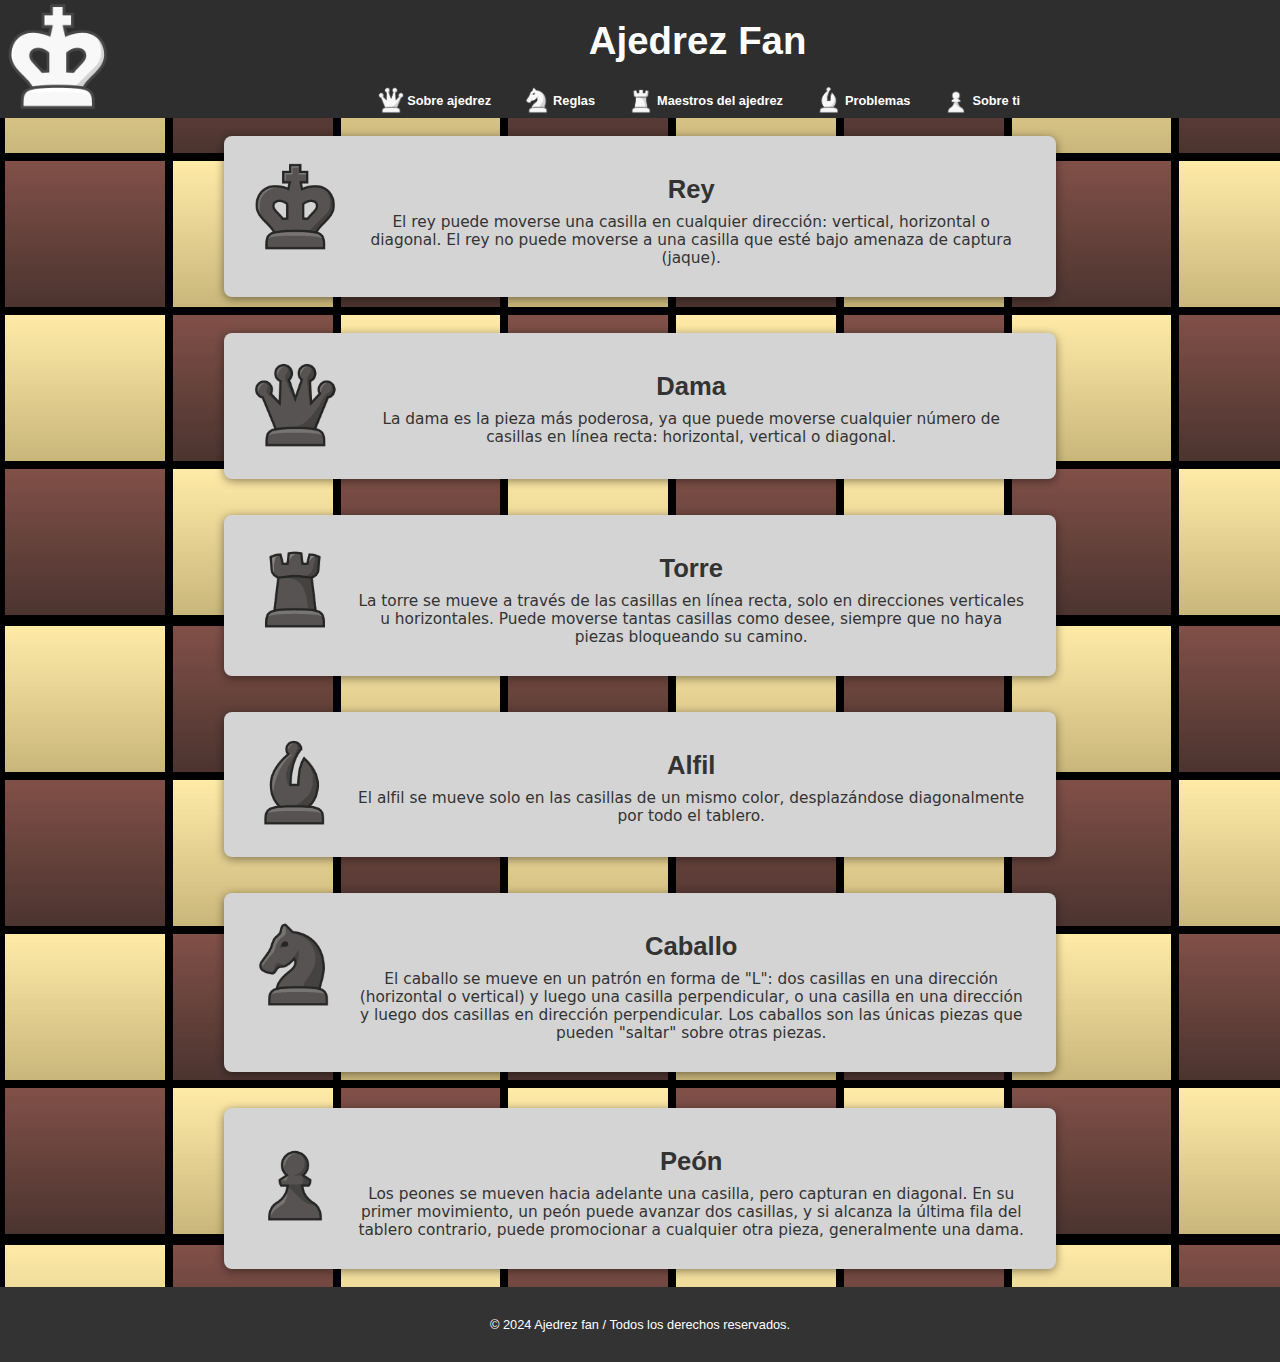
<file: reglas.html>
<!DOCTYPE html>
<html lang="es">
<head>
    <meta charset="UTF-8">
    <meta name="viewport" content="width=device-width, initial-scale=1.0">
    <link rel="icon" href="images/peon_blanco.png" type="image/png">
    <title>Ajedrez Fan</title>
    <link rel="stylesheet" href="styles/reglas.css">
</head>
<body>
    <header>
        <!-- Imagen principal de la cabezera -->
        <section>
            <a href="index.html">
                <img class="imagengrande" id="rey" src="images/rey_blanco.png" >
            </a>
        </section>
        <!-- contenido principal de la cabezera -->
        <main id="cabezera">
            <article id="cabezeraarriba">
                <h1>Ajedrez Fan</h1>
            </article>
            <!-- navegador -->
            <nav id="cabezeraabajo">
                <a href="ajedrez.html">
                        <img class="imagen" src="images/reina_blanca.png">
                        <h4>Sobre ajedrez</h4>
                </a>
                <a href="reglas.html">
                    <img class="imagen" src="images/caballo_blanco.png">
                    <h4>Reglas</h4>
                </a>
                <a href="maestros.html">
                    <img class="imagen" src="images/torre_blanca.png">
                    <h4>Maestros del ajedrez</h4>
                </a>
                <a href="problemas.html">
                    <img class="imagen" src="images/alfil_blanco.png">
                    <h4>Problemas</h4>
                </a>
                <a href="sobreTi.html">
                    <img class="imagen" src="images/peon_blanco.png">
                    <h4>Sobre ti</h4>
                </a>
            </nav>
        </main>
    </header>
    <!-- secciones principales -->
    <section>
        <div>
            <img class="fichas" src="images/rey_negro.png">
        </div>
        <main>
            <h2>Rey</h2>
            <p>El rey puede moverse una casilla en cualquier dirección: vertical, horizontal o diagonal. El rey no puede moverse a una casilla que esté bajo amenaza de captura (jaque).</p>
        </main>
    </section>
    <section>
        <div>
            <img class="fichas" src="images/reina_negra.png">
        </div>
        <main>
            <h2>Dama</h2>
            <p>La dama es la pieza más poderosa, ya que puede moverse cualquier número de casillas en línea recta: horizontal, vertical o diagonal.</p>
        </main>
    </section>
    <section>
        <div>
            <img class="fichas" src="images/torre_negra.png">
        </div>
        <main>
            <h2>Torre</h2>
            <p>La torre se mueve a través de las casillas en línea recta, solo en direcciones verticales u horizontales. Puede moverse tantas casillas como desee, siempre que no haya piezas bloqueando su camino.</p>
        </main>
    </section>
    <section>
        <div>
            <img class="fichas" src="images/alfil_negro.png">
        </div>
        <main>
            <h2>Alfil</h2>
            <p>El alfil se mueve solo en las casillas de un mismo color, desplazándose diagonalmente por todo el tablero.</p>
        </main>
    </section>
    <section>
        <div>
            <img class="fichas" src="images/caballo_negro.png">
        </div>
        <main>
            <h2>Caballo</h2>
            <p>El caballo se mueve en un patrón en forma de "L": dos casillas en una dirección (horizontal o vertical) y luego una casilla perpendicular, o una casilla en una dirección y luego dos casillas en dirección perpendicular. Los caballos son las únicas piezas que pueden "saltar" sobre otras piezas.</p>
        </main>
    </section>
    <section>
        <div>
            <img class="fichas" src="images/peon_negro.png">
        </div>
        <main>
            <h2>Peón</h2>
            <p>Los peones se mueven hacia adelante una casilla, pero capturan en diagonal. En su primer movimiento, un peón puede avanzar dos casillas, y si alcanza la última fila del tablero contrario, puede promocionar a cualquier otra pieza, generalmente una dama.</p>
        </main>
    </section>
    <footer>
        <p>&copy; 2024 Ajedrez fan / Todos los derechos reservados.</p>
    </footer>
</body>
</html>
</file>
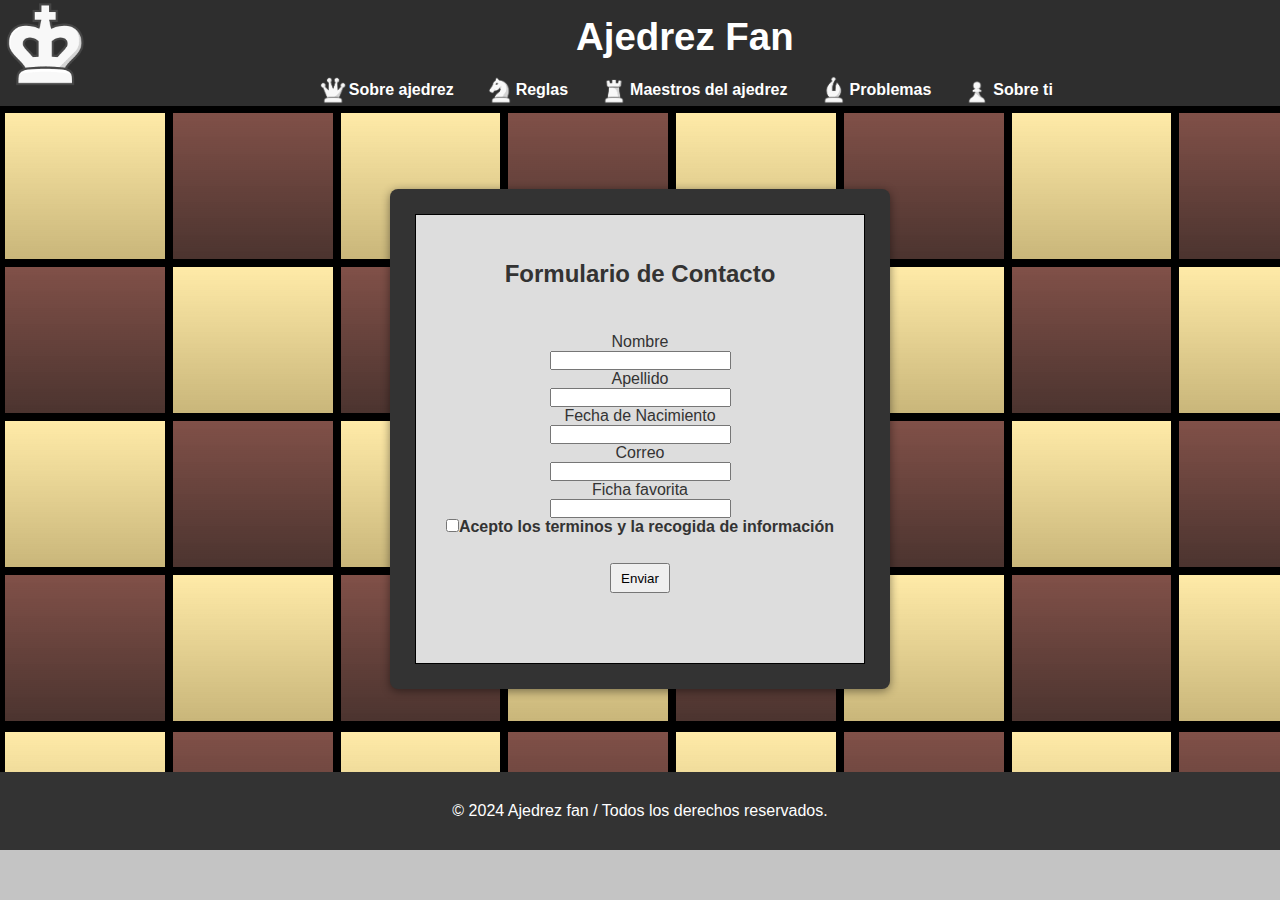
<file: sobreTi.html>
<!DOCTYPE html>
<html lang="es">
<head>
    <meta charset="UTF-8">
    <meta name="viewport" content="width=device-width, initial-scale=1.0">
    <link rel="icon" href="images/peon_blanco.png" type="image/png">
    <title>Ajedrez Fan</title>
    <link rel="stylesheet" href="styles/sobreti.css">
</head>
<body>
    <header>
        <!-- Imagen principal de la cabezera -->
        <section>
            <a href="index.html">
                <img class="imagenGrande" id="rey" src="images/rey_blanco.png" >
            </a>
        </section>
        <!-- contenido principal de la cabezera -->
        <main id="cabezera">
            <article id="cabezeraArriba">
                <h1>Ajedrez Fan</h1>
            </article>
            <!-- navegador -->
            <nav id="cabezeraAbajo">
                <a href="ajedrez.html">
                        <img class="imagen" src="images/reina_blanca.png">
                        <h4>Sobre ajedrez</h4>
                </a>
                <a href="reglas.html">
                    <img class="imagen" src="images/caballo_blanco.png">
                    <h4>Reglas</h4>
                </a>
                <a href="maestros.html">
                    <img class="imagen" src="images/torre_blanca.png">
                    <h4>Maestros del ajedrez</h4>
                </a>
                <a href="problemas.html">
                    <img class="imagen" src="images/alfil_blanco.png">
                    <h4>Problemas</h4>
                </a>
                <a href="sobreTi.html">
                    <img class="imagen" src="images/peon_blanco.png">
                    <h4>Sobre ti</h4>
                </a>
            </nav>
        </main>
    </header>
    <section id="principal">
        <section id="celdaTablero">
            <main id="tablero">
                <!-- Aqui empieza el formulario -->
                <h2 class="h2formulario">Formulario de Contacto</h2>
                <form action="index.html">
                    <section>
                        <label for="fname">Nombre</label>
                        <br>
                            <input type="text" required
                            pattern="([A-ZÑÁÉÍÓÚ][a-zñáéíóú]*)|(([A-ZÑÁÉÍÓÚ][a-zñáéíóú]*)\s([a-zñáéíóú]+\s)*([A-ZÑÁÉÍÓÚ][a-zñáéíóú]*))">
                        <br>
                    </section>
                    <section>
                        <label for="fname">Apellido</label>
                        <br>
                            <input type="text" required
                            pattern="([A-ZÑÁÉÍÓÚ][a-zñáéíóú]+(?:[-\s][A-ZÑÁÉÍÓÚ][a-zñáéíóú]+)*)(\s[A-ZÑÁÉÍÓÚ][a-zñáéíóú]+(?:[-\s][A-ZÑÁÉÍÓÚ][a-zñáéíóú]+)*)?">
                        <br>
                    </section>
                    <section>
                        <label>Fecha de Nacimiento</label>
                        <br>
                            <input type="text" required
                            pattern="^(0[1-9]|[12][0-9]|3[01])/(0[1-9]|1[0-2])/[0-9]{4}$"
                            title="Formato: DD/MM/AAAA">
                        <br>
                    </section>
                    <section >
                        <label>Correo</label>
                        <br>
                            <input type="text" required
                            pattern="^[a-z]+[a-z0-9.]*@[a-z]+[a-z.]*\.[a-z]{2,}$">
                        <br>
                    </section>
                    <section>
                        <label>Ficha favorita</label>
                        <br>
                            <input type="text" 
                        <br>
                        </section>
                    <label><input type="checkbox" required><b>Acepto los terminos y la recogida de información</b></label><br>
                    <input id="enviar" type="submit" value="Enviar">
                </form>
            </main>
        </section>
        
    </section>
    <footer>
        <p>&copy; 2024 Ajedrez fan / Todos los derechos reservados.</p>
    </footer>
</body>
</html>
</file>
<file: styles/styles.css>
*{
    box-sizing: border-box;
    margin:0;
    padding:0;
}

html {
    scroll-behavior: smooth; 
}

.imagenGrande {
    width: 9vw;
    height: auto;
}
.imagenGrande:hover {
    scale: 1.1;
    cursor: pointer;
}

body {
    font-family: 'Arial', sans-serif;
    margin: 0;
    padding: 0;
    display: flex;
    flex-direction: column;
    align-items: center;
    color: #333;
    background-color: #c4c4c4;
}

body > header {
    background: #2e2e2e;
    color: #fff;
    text-align: center;
    width: 100%;
    height: 100%;
    display: flex;
}

#cabezera{
    display: flex;
    flex-direction: column;
    align-items: center;
    width: 100%;
}

#cabezeraArriba{
    text-align: center;
    height: 70%;
    width: 100%;
    display: flex;  
}

#cabezeraAbajo{
    height: 30%;
    display: flex;
    text-align: center;
}
.imagen{
    width: 2.5vw;
    height: auto;
}

nav > a {
  padding: 15px;
  display: flex;
  align-items: center;
  text-align: center;
  justify-content: center;
  cursor: pointer;
  text-decoration: none;
  color: #fff;
}

nav > a:hover {
    background-color: #0a0f0a;
  }

body > section {
    display: flex;
    padding: 20px;
    margin-top: 20px;
    margin: 4vh;
    background: #ffffff;
    border-radius: 8px;
    box-shadow: 0 2px 10px rgba(0, 0, 0, 0.452);
    cursor: pointer;
}

body > section:hover{
    transform: scale(1.02);
}

section > main{
    text-align: center;
    border-radius: 8px;
    padding: 10px;
}

h1{
    margin: auto;
    font-size: 2rem;
}

footer {
    text-align: center;
    padding: 30px 0;
    background: #333;
    color: #fff;
    position: relative;
    bottom: 0;
    width: 100%;
}
@media (max-width: 768px) {
    h4{
        display: none;
    }
    .imagen{
        width: 4vw;
        height: auto;
    }
    #rey{
        margin-top: 40%;
    }
}
</file>
<file: styles/ajedrez.css>
*{
    box-sizing: border-box;
    margin:0;
    padding:0;
}
/* deslizamiento lento en la página */
html {
    scroll-behavior: smooth; 
}
/* Aqui ajustamos algunas imagenes */
.imagengrande {
    width: 9vw;
    height: auto;
}

.imagengrande:hover {
    scale: 1.1;
    cursor: pointer;
}

.imagenes_centrales{
    width: 60vw;
    height: auto;
    margin: 4vh;
}

.imagengrande:hover {
    scale: 1.1;
    cursor: pointer;
}
/* Aqui esta el contenido principal del index */
body {
    font-family: 'Arial', sans-serif;
    margin: 0;
    padding: 0;
    display: flex;
    flex-direction: column;
    align-items: center;
    color: #333;
    font-size: 1vw;
    background-image: url(../images/fondoTablero.png);
}

body > header {
    background: #2e2e2e;
    color: #fff;
    text-align: center;
    width: 100%;
    height: 100%;
    display: flex;
}
/* Aqui empezamos a modificar la cabezera */
#cabezera{
    display: flex;
    flex-direction: column;
    align-items: center;
    width: 100%;
}

#cabezeraarriba{
    text-align: center;
    height: 70%;
    width: 100%;
    display: flex;  
}

#cabezeraabajo{
    height: 30%;
    display: flex;
    text-align: center;
}
.imagen{
    width: 2.5vw;
    height: auto;
}

nav > a {
  padding: 15px;
  display: flex;
  align-items: center;
  text-align: center;
  justify-content: center;
  cursor: pointer;
  text-decoration: none;
  color: #fff;
}

nav > a:hover {
    background-color: #0a0f0a;
  }
/* Aqui modificamos el contenido principal */
body > section {
    display: flex;
    padding: 20px;
    margin-top: 20px;
    margin: 4vh;
    background: #d4d4d4;
    border-radius: 8px;
    box-shadow: 0 2px 10px rgba(0, 0, 0, 0.452);
    cursor: pointer;
    width: 80vw;
    color: #333;
}

 section > main > h2{
    font-size: 2vw;
 }  
section > main{
    list-style-position: inside;
    text-align: center;
}
 section > main > p{
    font-size: 1.2vw;
    font-family: system-ui, -apple-system, BlinkMacSystemFont, 'Segoe UI', Roboto, Oxygen, Ubuntu, Cantarell, 'Open Sans', 'Helvetica Neue', sans-serif;
 }  
/* Aqui modificamos algunos textos */
 h2{
    margin: 1vh;
    font-family: Cambria, Cochin, Georgia, Times, 'Times New Roman', serif;
 }

section > main{
    text-align: center;
    border-radius: 8px;
    padding: 10px;
}

h1{
    margin: auto;
    font-size: 3vw;
    font-family: Verdana, Geneva, Tahoma, sans-serif;
}

h4{
    font-family: 'Lucida Sans', 'Lucida Sans Regular', 'Lucida Grande', 'Lucida Sans Unicode', Geneva, Verdana, sans-serif;
}
/* Aqui modificamos el pie de página */
footer {
    text-align: center;
    padding: 30px 0;
    background: #333;
    color: #fff;
    position: relative;
    bottom: 0;
    width: 100%;
}
/* Aqui ajustamos el responsive */
@media (max-width: 768px) {
    p{
        font-size: 0.8vw;
    }
    h4{
        display: none;
    }
    .imagen{
        width: 4vw;
        height: auto;
    }
    
    .imagengrande2 {
        width: 11vw;
        height: auto;
    }

    #rey{
        margin-top: 40%;
    }
    #cabezeraarriba{
        height: 50%;
        width: 100%;
    }
    
    #cabezeraabajo{
        height: 50%;
    }
    section > main > h2{
        font-size: 4vw;
     }  
    
     section > main > p{
        font-size: 2vw;
     } 
     h2{
        margin: 0vh;
     }
     body > section {
        width: 90vw;
    }
}
</file>
<file: styles/maestros.css>
*{
    box-sizing: border-box;
    margin:0;
    padding:0;
}
/* deslizamiento lento en la página */
html {
    scroll-behavior: smooth; 
}
/* Aqui ajustamos las imagenes */
.imagengrande {
    width: 9vw;
    height: auto;
}

.imagengrande:hover {
    scale: 1.1;
    cursor: pointer;
}

.imagenes_centrales{
    width: 15vw;
    height: auto;
}
/* Aqui esta el contenido principal del index */
body {
    font-family: 'Arial', sans-serif;
    margin: 0;
    padding: 0;
    display: flex;
    flex-direction: column;
    align-items: center;
    color: #333;
    font-size: 1vw;
    background-image: url(../images/fondoTablero.png);
}
/* Aqui empezamos a modificar la cabezera */
body > header {
    background: #2e2e2e;
    color: #fff;
    text-align: center;
    width: 100%;
    height: 100%;
    display: flex;
}

#cabezera{
    display: flex;
    flex-direction: column;
    align-items: center;
    width: 100%;
}

#cabezeraarriba{
    text-align: center;
    height: 70%;
    width: 100%;
    display: flex;  
}

#cabezeraabajo{
    height: 30%;
    display: flex;
    text-align: center;
}
.imagen{
    width: 2.5vw;
    height: auto;
}

nav > a {
  padding: 15px;
  display: flex;
  align-items: center;
  text-align: center;
  justify-content: center;
  cursor: pointer;
  text-decoration: none;
  color: #fff;
}

nav > a:hover {
    background-color: #0a0f0a;
  }
/* Aqui modificamos el contenido principal */
body > section {
    display: flex;
    padding: 20px;
    margin-top: 20px;
    margin: 4vh;
    background: #d4d4d4;
    border-radius: 8px;
    box-shadow: 0 2px 10px rgba(0, 0, 0, 0.452);
    cursor: pointer;
    width: 65vw;
    color: #333;
    
}
/* Aqui modificamos algunos textos */
 section > main > h2{
    font-size: 2vw;
 }  

 section > main > p{
    font-size: 1.2vw;
    font-family: system-ui, -apple-system, BlinkMacSystemFont, 'Segoe UI', Roboto, Oxygen, Ubuntu, Cantarell, 'Open Sans', 'Helvetica Neue', sans-serif;
 }  

 h2{
    margin: 1vh;
    font-family: 'Trebuchet MS', 'Lucida Sans Unicode', 'Lucida Grande', 'Lucida Sans', Arial, sans-serif;
 }

section > main{
    text-align: center;
    border-radius: 8px;
    padding: 10px;
}

h1{
    margin: auto;
    font-size: 3vw;
    font-family: Verdana, Geneva, Tahoma, sans-serif;
}

h4{
    font-family: 'Lucida Sans', 'Lucida Sans Regular', 'Lucida Grande', 'Lucida Sans Unicode', Geneva, Verdana, sans-serif;
}
/* Aqui modificamos el pie de página */
footer {
    text-align: center;
    padding: 30px 0;
    background: #333;
    color: #fff;
    position: relative;
    bottom: 0;
    width: 100%;
}
/* Aqui ajustamos el responsive */
@media (max-width: 768px) {  
    h4{
        display: none;
    }
    .imagen{
        width: 4vw;
        height: auto;
    }
    
    #rey{
        margin-top: 40%;
    }

    #cabezeraarriba{
        height: 50%;
        width: 100%;
    }
    
    #cabezeraabajo{
        height: 50%;
    }
    section > main > h2{
        font-size: 4vw;
     }  
    
     section > main > p{
        font-size: 2vw;
     } 
     h2{
        margin: 0vh;
     }
     body > section {
        flex-direction: column;
        align-items: center;
    }
}
</file>
<file: styles/problemas.css>
*{
    box-sizing: border-box;
    margin:0;
    padding:0;
}

html {
    scroll-behavior: smooth; 
}

.imagenGrande {
    width: 7vw;
    height: auto;
}

.imagenGrande:hover {
    scale: 1.1;
    cursor: pointer;
}

body {
    font-family: 'Arial', sans-serif;
    margin: 0;
    padding: 0;
    display: flex;
    flex-direction: column;
    align-items: center;
    color: #333;
    background-color: #c4c4c4;
}

body > header {
    background: #2e2e2e;
    color: #fff;
    text-align: center;
    width: 100%;
    height: 100%;
    display: flex;
}

#estrella1{
    width: 2vw;
    height: auto;
    cursor: pointer;
}
#estrella1:hover{
    scale: 1.5;
}
.estrellas{
    width: 7vw;
    height: auto;
    cursor: pointer;
    margin: 2vh;

}
.estrellas:hover{
    scale: 1.5;
}

#cabezera{
    display: flex;
    flex-direction: column;
    align-items: center;
    width: 100%;
}

#cabezeraArriba{
    text-align: center;
    height: 70%;
    width: 100%;
    display: flex;  
}

#cabezeraAbajo{
    height: 30%;
    display: flex;
    text-align: center;
}
.imagen{
    width: 2.5vw;
    height: auto;
}

.imagenCentral{
    width: 20vw;
    height: auto;
}

#dificultad{
    display: flex;
    flex-direction: column;
    align-items: center;
    border-radius: 8px;
    box-shadow: 0 2px 10px rgba(0, 0, 0, 0.452);
}

nav > a {
  padding: 15px;
  display: flex;
  align-items: center;
  text-align: center;
  justify-content: center;
  cursor: pointer;
  text-decoration: none;
  color: #fff;
}

nav > a:hover {
    background-color: #0a0f0a;
  }

#principal{
    display: flex;
    align-items: center;
    padding: 20px;
    background-color: #c4c4c4;
    width: 100%;
    height: 75vh;
    justify-content: center;
}

#celdaTablero{
    background-color: #333;
    width: 550px;
    height: 550px;
    padding: 20px;
    cursor: pointer;
    box-shadow: 0 2px 10px rgba(0, 0, 0, 0.452);
    border-radius: 8px;
    display: flex;
    align-items: center;
    margin: auto;
    margin: 4vw;
}

#tablero{
    margin: auto;
    width: 500px;
    height: 500px;
    display: grid;
    justify-content: center;
    grid-template-columns: repeat(8,1fr);
    grid-template-rows: repeat(8,1fr);
    background-color: #fff;
    border: thin solid black;
}

#tablero > div{
    border: thin solid black;
}

.color2{
    background: linear-gradient(to bottom, #743f36e8, #412823f1);
}

.color1{
    background: linear-gradient(to bottom, #ffe89de3, #c9b67a);
}

.ficha{
    width: 60px;
    height: 60px;
    scale: 1.1;
}

.ficha:hover{
    transform: scale(1.05);
}

h1{
    margin: auto;
    font-size: 2rem;
}

footer {
    text-align: center;
    padding: 30px 0;
    background: #333;
    color: #fff;
    bottom: 0;
    width: 100%;
}
@media (max-width: 768px) {
    h4{
        display: none;
    }
    .imagen{
        width: 4vw;
        height: auto;
    }
    #rey{
        margin-top: 40%;
    }
    #cabezeraArriba{
        height: 60%;
        width: 100%;
    }
    
    #cabezeraAbajo{
        height: 40%;
    }
    #tablero{
        width: 300px;
        height: 300px;
        margin: auto;
    }
    .ficha{
        width: 35px;
        height: 35px;
        scale: 1.1;
    }
    #celdaTablero{
        width: 350px;
        height: 350px;
    }
    .imagenCentral{
       display: none;
    }
    #principal{
        display: flex;
        flex-direction: column;
    }
    #dificultad{
        display: flex;
        flex-direction: row;
        justify-content: center;
        align-items: center;
        width: 30vw;
    }
}
</file>
<file: styles/reglas.css>
*{
    box-sizing: border-box;
    margin:0;
    padding:0;
}
/* deslizamiento lento en la página */
html {
    scroll-behavior: smooth; 
}
/* Aqui ajustamos las imagenes */
.imagengrande {
    width: 9vw;
    height: auto;
}

.imagengrande:hover {
    scale: 1.1;
    cursor: pointer;
}

.fichas {
    width: 8vw;
    height: auto;
}

.imagengrande:hover {
    scale: 1.1;
    cursor: pointer;
}
/* Aqui esta el contenido principal del index */
body {
    font-family: 'Arial', sans-serif;
    margin: 0;
    padding: 0;
    display: flex;
    flex-direction: column;
    align-items: center;
    color: #333;
    font-size: 1vw;
    background-image: url(../images/fondoTablero.png);
}
/* Aqui empezamos a modificar la cabezera */
body > header {
    background: #2e2e2e;
    color: #fff;
    text-align: center;
    width: 100%;
    height: 100%;
    display: flex;
}

#cabezera{
    display: flex;
    flex-direction: column;
    align-items: center;
    width: 100%;
}

#cabezeraarriba{
    text-align: center;
    height: 70%;
    width: 100%;
    display: flex;  
}

#cabezeraabajo{
    height: 30%;
    display: flex;
    text-align: center;
}
.imagen{
    width: 2.5vw;
    height: auto;
}

nav > a {
  padding: 15px;
  display: flex;
  align-items: center;
  text-align: center;
  justify-content: center;
  cursor: pointer;
  text-decoration: none;
  color: #fff;
}

nav > a:hover {
    background-color: #0a0f0a;
  }

body > section {
    display: flex;
    padding: 20px;
    margin: 2vh;
    background: #d4d4d4;
    border-radius: 8px;
    box-shadow: 0 2px 10px rgba(0, 0, 0, 0.452);
    cursor: pointer;
    width: 65vw;
    color: #333;
    
}
/* Aqui modificamos algunos textos */
 section > main > h2{
    font-size: 2vw;
 }  

 section > main > p{
    font-size: 1.2vw;
    font-family: system-ui, -apple-system, BlinkMacSystemFont, 'Segoe UI', Roboto, Oxygen, Ubuntu, Cantarell, 'Open Sans', 'Helvetica Neue', sans-serif;
 }  
/* Aqui modificamos algunos textos */
 h2{
    margin: 1vh;
    font-family: 'Trebuchet MS', 'Lucida Sans Unicode', 'Lucida Grande', 'Lucida Sans', Arial, sans-serif;
 }

section > main{
    text-align: center;
    border-radius: 8px;
    padding: 10px;
}

h1{
    margin: auto;
    font-size: 3vw;
    font-family: Verdana, Geneva, Tahoma, sans-serif;
}

h4{
    font-family: 'Lucida Sans', 'Lucida Sans Regular', 'Lucida Grande', 'Lucida Sans Unicode', Geneva, Verdana, sans-serif;
}
/* Aqui modificamos el pie de página */
footer {
    text-align: center;
    padding: 30px 0;
    background: #333;
    color: #fff;
    position: relative;
    bottom: 0;
    width: 100%;
}
/* Aqui ajustamos el responsive */
@media (max-width: 768px) {
    body > section {
        flex-direction: column;
        align-items: center;
    } 
    h4{
        display: none;
    }
    .imagen{
        width: 4vw;
        height: auto;
    }
    
    .imagengrande2 {
        width: 11vw;
        height: auto;
    }

    #rey{
        margin-top: 40%;
    }
    #cabezeraarriba{
        height: 50%;
        width: 100%;
    }
    
    #cabezeraabajo{
        height: 50%;
    }
    section > main > h2{
        font-size: 4vw;
     }  
    
     section > main > p{
        font-size: 2vw;
     } 
     h2{
        margin: 0vh;
     }
}
</file>
<file: styles/sobreti.css>
*{
    box-sizing: border-box;
    margin:0;
    padding:0;
}
/* deslizamiento lento en la página */
html {
    scroll-behavior: smooth; 
}

.imagenGrande {
    width: 7vw;
    height: auto;
}

.imagenGrande:hover {
    scale: 1.1;
    cursor: pointer;
}
/* Aqui esta el contenido principal del index */
body {
    font-family: 'Arial', sans-serif;
    margin: 0;
    padding: 0;
    display: flex;
    flex-direction: column;
    align-items: center;
    color: #333;
    background-color: #c4c4c4;
}
/* Aqui empezamos a modificar la cabezera */
body > header {
    background: #2e2e2e;
    color: #fff;
    text-align: center;
    width: 100%;
    height: 100%;
    display: flex;
}

#cabezera{
    display: flex;
    flex-direction: column;
    align-items: center;
    width: 100%;
}

#cabezeraArriba{
    text-align: center;
    height: 70%;
    width: 100%;
    display: flex;  
}

#cabezeraAbajo{
    height: 30%;
    display: flex;
    text-align: center;
}
.imagen{
    width: 2.5vw;
    height: auto;
}

nav > a {
  padding: 15px;
  display: flex;
  align-items: center;
  text-align: center;
  justify-content: center;
  cursor: pointer;
  text-decoration: none;
  color: #fff;
}

nav > a:hover {
    background-color: #0a0f0a;
  }
/* Aqui modificamos el contenido principal */
#principal{
    display: flex;
    align-items: center;
    padding: 20px;
    background-color: #c4c4c4;
    width: 100%;
    height: 74vh;
    justify-content: center;
    background-image: url(../images/fondoTablero.png);
}

#celdaTablero{
    background-color: #333;
    width: 500px;
    height: 500px;
    
    cursor: pointer;
    box-shadow: 0 2px 10px rgba(0, 0, 0, 0.452);
    border-radius: 8px;
    display: flex;
    align-items: center;
    margin: auto;
}

#tablero{
    margin: auto;
    width: 450px;
    height: 450px;
    background-color: #dddddd;
    border: thin solid black;
    text-align: center;
}

#tablero > div{
    border: thin solid black;
}
/* Aqui modificamos algunos textos */
h1{
    margin: auto;
    font-size: 3vw;
    font-family: Verdana, Geneva, Tahoma, sans-serif;
}

h4{
    font-family: 'Lucida Sans', 'Lucida Sans Regular', 'Lucida Grande', 'Lucida Sans Unicode', Geneva, Verdana, sans-serif;
}

h2{
    margin: 5vh;
}

#enviar{
    width: 60px;
    height: 30px;
    margin: 3vh;
}
/* Aqui modificamos el pie de página */
footer {
    text-align: center;
    padding: 30px 0;
    background: #333;
    color: #fff;
    bottom: 0;
    width: 100%;
}
/* Aqui ajustamos el responsive */
@media (max-width: 768px) {
    h4{
        display: none;
    }
    .imagen{
        width: 4vw;
        height: auto;
    }
    
    #cabezeraArriba{
        height: 60%;
        width: 100%;
    }
    
    #rey{
        margin-top: 40%;
    }

    #cabezeraAbajo{
        height: 40%;
    }

    #tablero{
        width: 300px;
        height: 300px;
        margin: auto;
    }

    #celdaTablero{
        width: 350px;
        height: 350px;
    }

    #principal{
        display: flex;
        flex-direction: column;
    }

    h2{
        margin: 0vh;
    }
    
    #enviar{
        width: 60px;
        height: 30px;
        margin: 1vh;
    }
}
</file>
